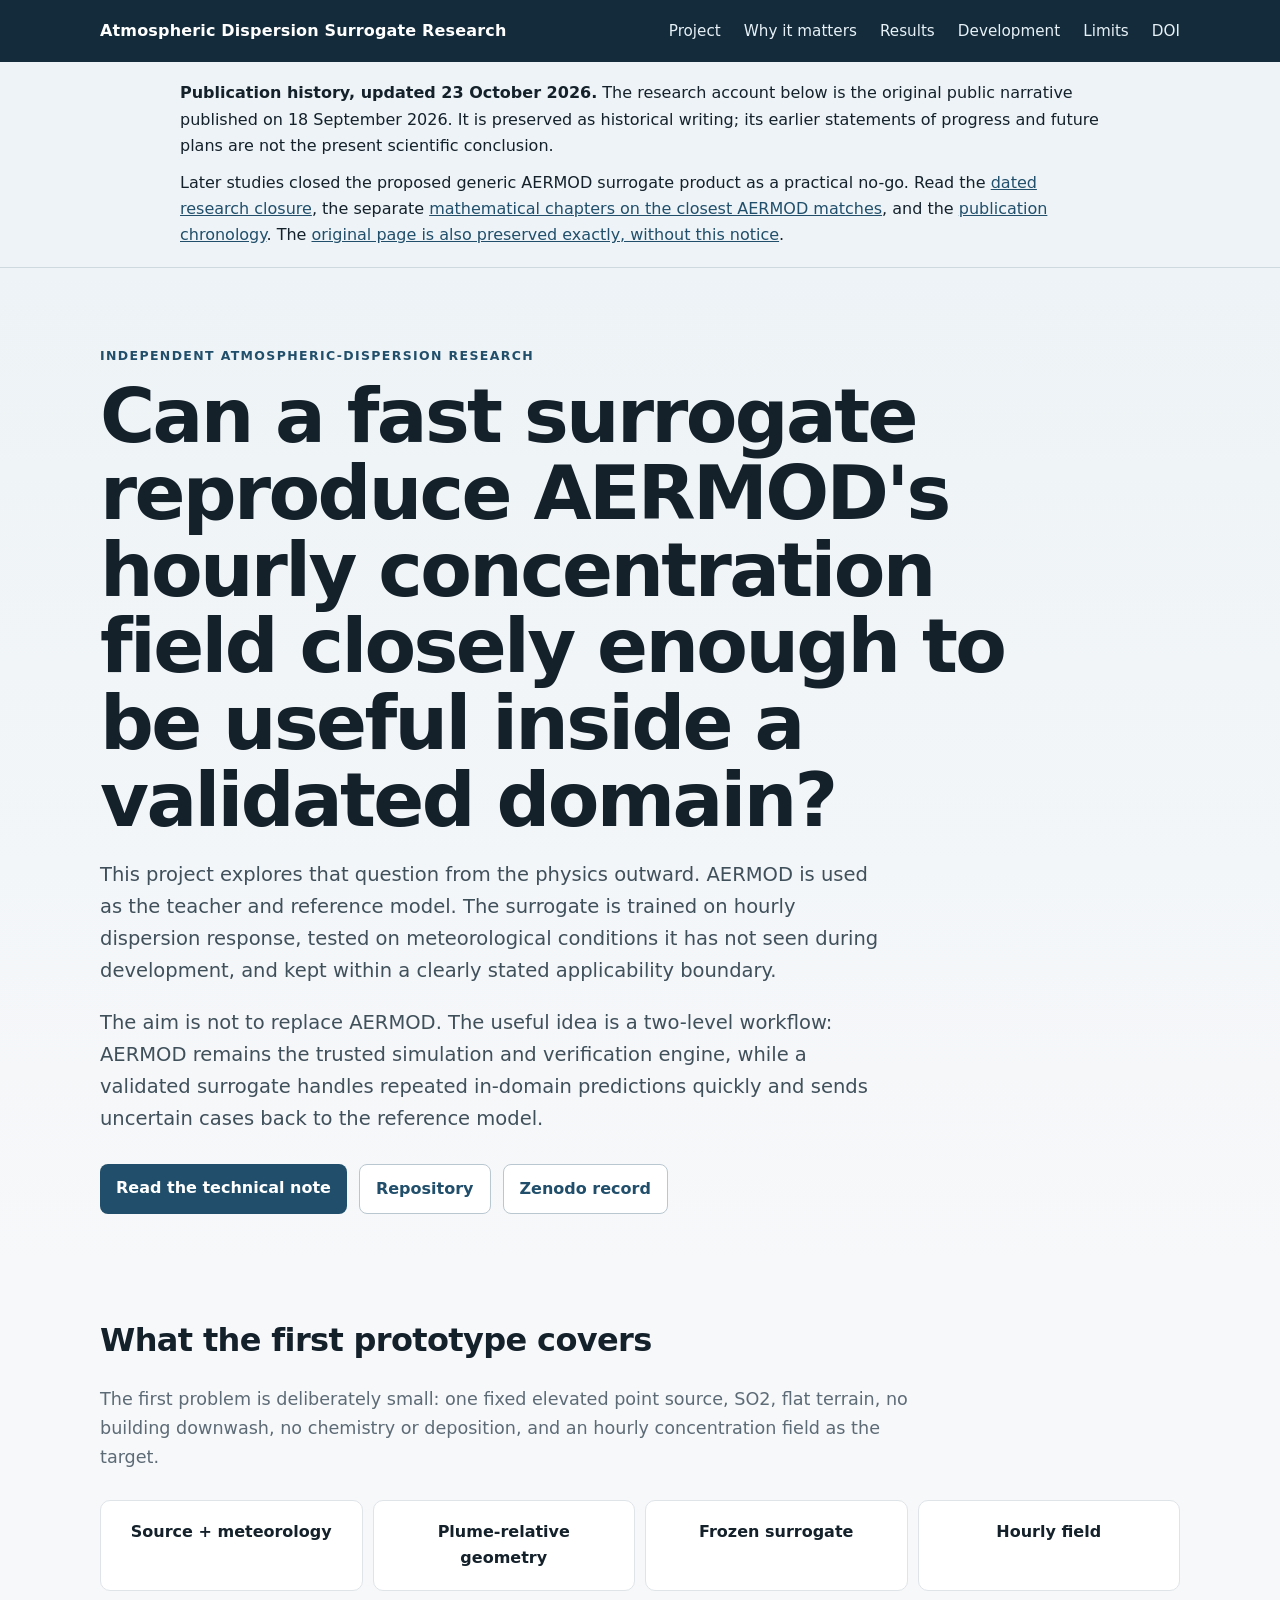
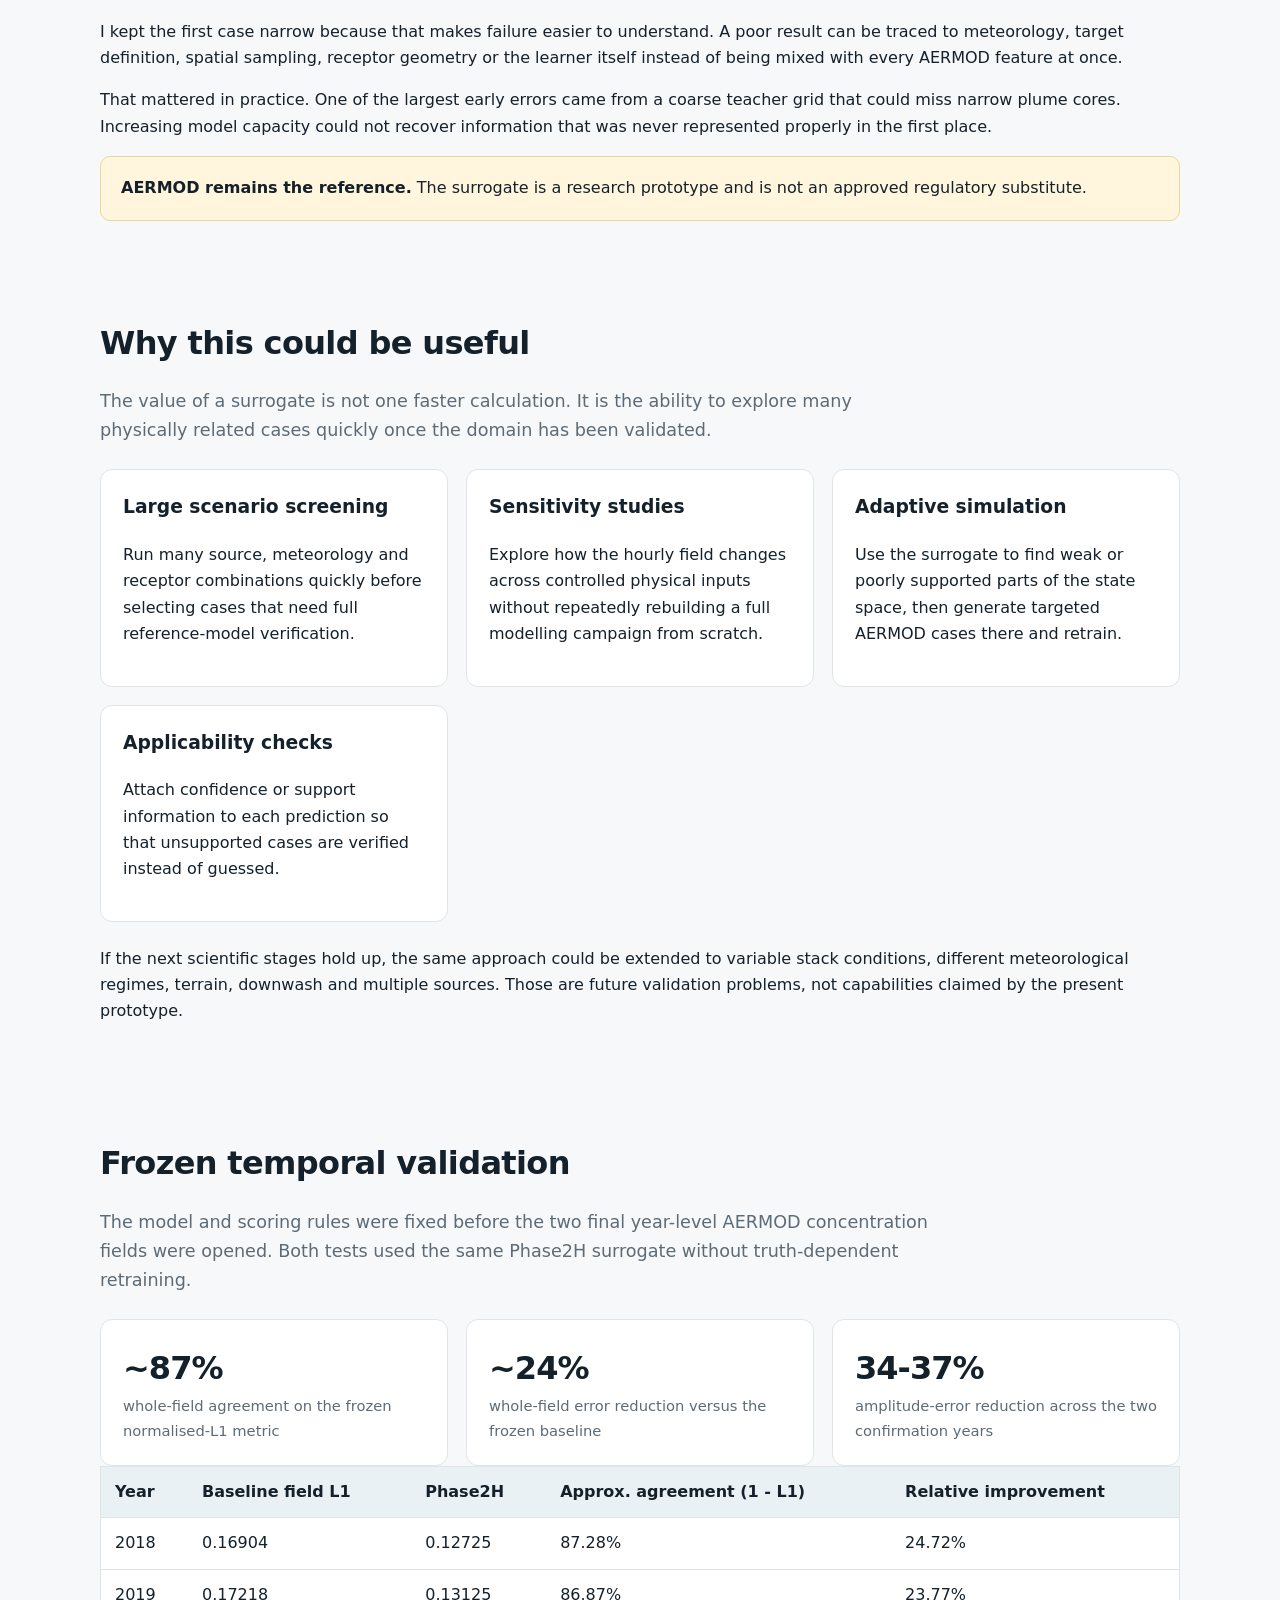
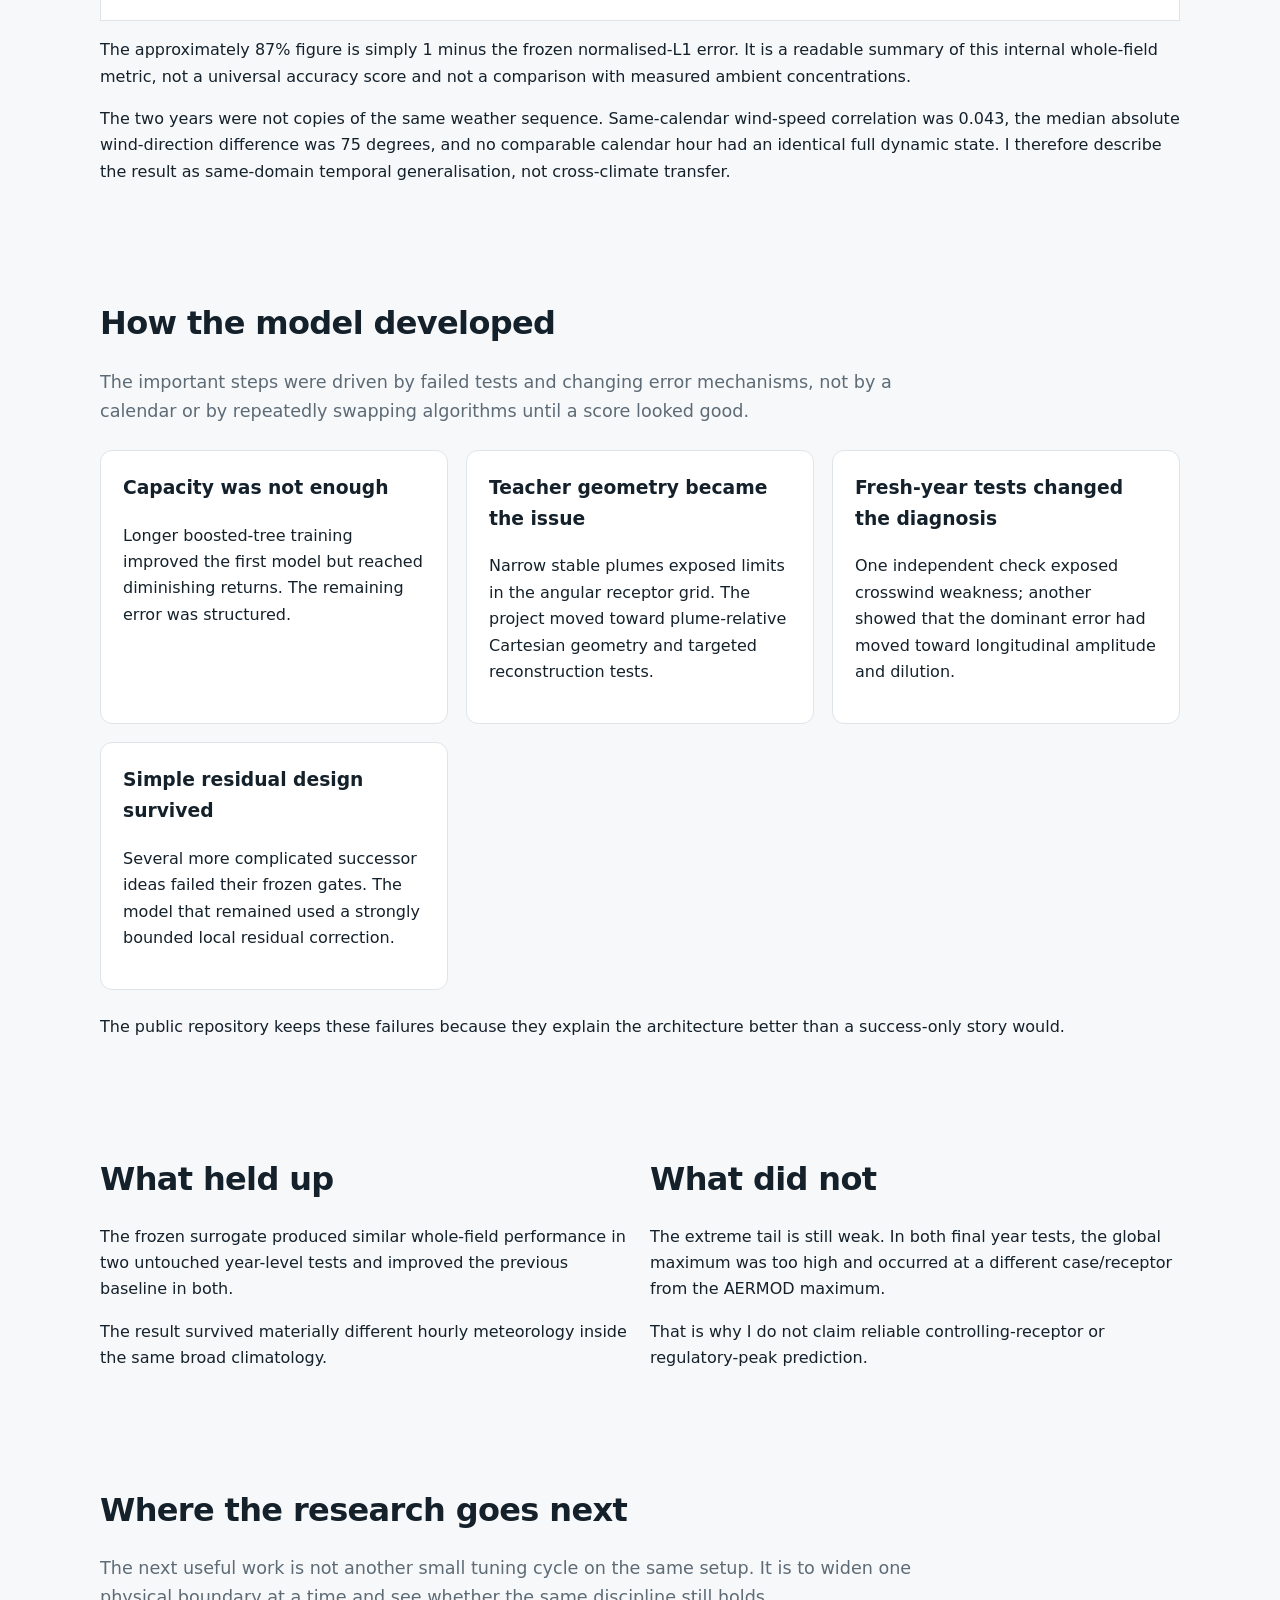
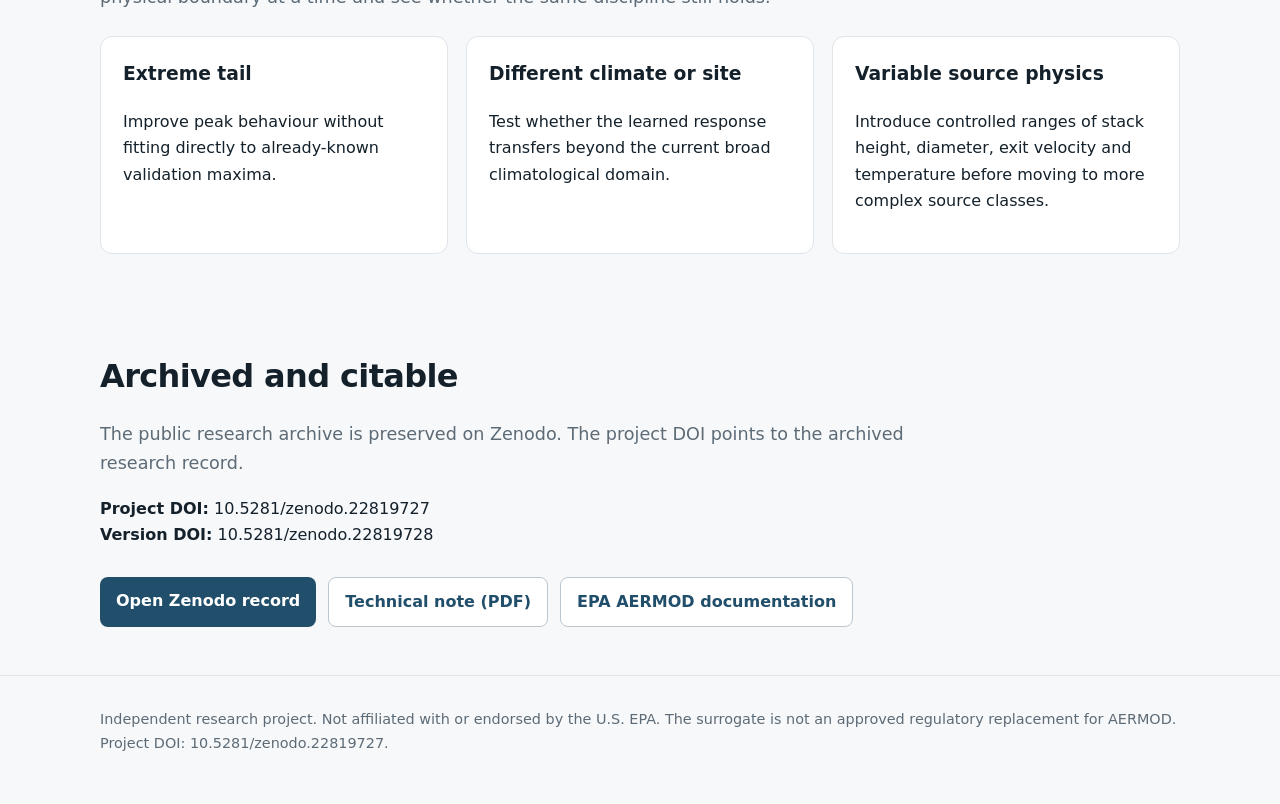
<file: docs/index.html>
<!doctype html>
<html lang="en">
<head>
  <meta charset="utf-8">
  <meta name="viewport" content="width=device-width, initial-scale=1">
  <meta name="description" content="Independent research on a fast AERMOD-type atmospheric-dispersion surrogate, including frozen validation results, development lessons and known limits.">
  <title>Atmospheric Dispersion Surrogate Research</title>
  <link rel="stylesheet" href="styles.css">
</head>
<body>
<header>
  <div class="wrap row">
    <div class="brand">Atmospheric Dispersion Surrogate Research</div>
    <nav>
      <a href="#project">Project</a>
      <a href="#use">Why it matters</a>
      <a href="#results">Results</a>
      <a href="#history">Development</a>
      <a href="#limits">Limits</a>
      <a href="https://doi.org/10.5281/zenodo.22819727">DOI</a>
    </nav>
  </div>
</header>

<section aria-label="Later research updates" style="padding:18px 0;background:#edf3f6;border-bottom:1px solid #cdd9df">
  <div class="wrap" style="max-width:920px">
    <p style="margin:0 0 10px"><strong>Publication history, updated 23 October 2026.</strong> The research account below is the original public narrative published on 18 September 2026. It is preserved as historical writing; its earlier statements of progress and future plans are not the present scientific conclusion.</p>
    <p style="margin:0">Later studies closed the proposed generic AERMOD surrogate product as a practical no-go. Read the <a href="no-go-2026-10-23.html">dated research closure</a>, the separate <a href="closest-matches.html">mathematical chapters on the closest AERMOD matches</a>, and the <a href="https://github.com/ahmadhuseynli/aermod-surrogate-research/blob/main/PUBLICATION_HISTORY.md">publication chronology</a>. The <a href="original-publication-2026-09-18.html">original page is also preserved exactly, without this notice</a>.</p>
  </div>
</section>

<main>
<section class="hero">
  <div class="wrap">
    <div class="eyebrow">Independent atmospheric-dispersion research</div>
    <h1>Can a fast surrogate reproduce AERMOD's hourly concentration field closely enough to be useful inside a validated domain?</h1>
    <p>This project explores that question from the physics outward. AERMOD is used as the teacher and reference model. The surrogate is trained on hourly dispersion response, tested on meteorological conditions it has not seen during development, and kept within a clearly stated applicability boundary.</p>
    <p>The aim is not to replace AERMOD. The useful idea is a two-level workflow: AERMOD remains the trusted simulation and verification engine, while a validated surrogate handles repeated in-domain predictions quickly and sends uncertain cases back to the reference model.</p>
    <div class="buttons">
      <a class="button" href="assets/AERMOD_SURROGATE_TECHNICAL_NOTE_v0.1.pdf">Read the technical note</a>
      <a class="button secondary" href="https://github.com/ahmadhuseynli/aermod-surrogate-research">Repository</a>
      <a class="button secondary" href="https://doi.org/10.5281/zenodo.22819727">Zenodo record</a>
    </div>
  </div>
</section>

<section id="project">
  <div class="wrap">
    <h2>What the first prototype covers</h2>
    <p class="lead">The first problem is deliberately small: one fixed elevated point source, SO2, flat terrain, no building downwash, no chemistry or deposition, and an hourly concentration field as the target.</p>
    <div class="flow">
      <div>Source + meteorology</div>
      <div>Plume-relative geometry</div>
      <div>Frozen surrogate</div>
      <div>Hourly field</div>
    </div>
    <p>I kept the first case narrow because that makes failure easier to understand. A poor result can be traced to meteorology, target definition, spatial sampling, receptor geometry or the learner itself instead of being mixed with every AERMOD feature at once.</p>
    <p>That mattered in practice. One of the largest early errors came from a coarse teacher grid that could miss narrow plume cores. Increasing model capacity could not recover information that was never represented properly in the first place.</p>
    <div class="note"><strong>AERMOD remains the reference.</strong> The surrogate is a research prototype and is not an approved regulatory substitute.</div>
  </div>
</section>

<section id="use">
  <div class="wrap">
    <h2>Why this could be useful</h2>
    <p class="lead">The value of a surrogate is not one faster calculation. It is the ability to explore many physically related cases quickly once the domain has been validated.</p>
    <div class="grid">
      <div class="card"><h3>Large scenario screening</h3><p>Run many source, meteorology and receptor combinations quickly before selecting cases that need full reference-model verification.</p></div>
      <div class="card"><h3>Sensitivity studies</h3><p>Explore how the hourly field changes across controlled physical inputs without repeatedly rebuilding a full modelling campaign from scratch.</p></div>
      <div class="card"><h3>Adaptive simulation</h3><p>Use the surrogate to find weak or poorly supported parts of the state space, then generate targeted AERMOD cases there and retrain.</p></div>
      <div class="card"><h3>Applicability checks</h3><p>Attach confidence or support information to each prediction so that unsupported cases are verified instead of guessed.</p></div>
    </div>
    <p style="margin-top:24px">If the next scientific stages hold up, the same approach could be extended to variable stack conditions, different meteorological regimes, terrain, downwash and multiple sources. Those are future validation problems, not capabilities claimed by the present prototype.</p>
  </div>
</section>

<section id="results">
  <div class="wrap">
    <h2>Frozen temporal validation</h2>
    <p class="lead">The model and scoring rules were fixed before the two final year-level AERMOD concentration fields were opened. Both tests used the same Phase2H surrogate without truth-dependent retraining.</p>
    <div class="grid">
      <div class="card"><div class="metric">~87%</div><div class="label">whole-field agreement on the frozen normalised-L1 metric</div></div>
      <div class="card"><div class="metric">~24%</div><div class="label">whole-field error reduction versus the frozen baseline</div></div>
      <div class="card"><div class="metric">34-37%</div><div class="label">amplitude-error reduction across the two confirmation years</div></div>
    </div>
    <table>
      <thead><tr><th>Year</th><th>Baseline field L1</th><th>Phase2H</th><th>Approx. agreement (1 - L1)</th><th>Relative improvement</th></tr></thead>
      <tbody>
        <tr><td>2018</td><td>0.16904</td><td>0.12725</td><td>87.28%</td><td>24.72%</td></tr>
        <tr><td>2019</td><td>0.17218</td><td>0.13125</td><td>86.87%</td><td>23.77%</td></tr>
      </tbody>
    </table>
    <p>The approximately 87% figure is simply 1 minus the frozen normalised-L1 error. It is a readable summary of this internal whole-field metric, not a universal accuracy score and not a comparison with measured ambient concentrations.</p>
    <p>The two years were not copies of the same weather sequence. Same-calendar wind-speed correlation was 0.043, the median absolute wind-direction difference was 75 degrees, and no comparable calendar hour had an identical full dynamic state. I therefore describe the result as same-domain temporal generalisation, not cross-climate transfer.</p>
  </div>
</section>

<section id="history">
  <div class="wrap">
    <h2>How the model developed</h2>
    <p class="lead">The important steps were driven by failed tests and changing error mechanisms, not by a calendar or by repeatedly swapping algorithms until a score looked good.</p>
    <div class="grid">
      <div class="card"><h3>Capacity was not enough</h3><p>Longer boosted-tree training improved the first model but reached diminishing returns. The remaining error was structured.</p></div>
      <div class="card"><h3>Teacher geometry became the issue</h3><p>Narrow stable plumes exposed limits in the angular receptor grid. The project moved toward plume-relative Cartesian geometry and targeted reconstruction tests.</p></div>
      <div class="card"><h3>Fresh-year tests changed the diagnosis</h3><p>One independent check exposed crosswind weakness; another showed that the dominant error had moved toward longitudinal amplitude and dilution.</p></div>
      <div class="card"><h3>Simple residual design survived</h3><p>Several more complicated successor ideas failed their frozen gates. The model that remained used a strongly bounded local residual correction.</p></div>
    </div>
    <p style="margin-top:24px">The public repository keeps these failures because they explain the architecture better than a success-only story would.</p>
  </div>
</section>

<section id="limits">
  <div class="wrap two">
    <div>
      <h2>What held up</h2>
      <p>The frozen surrogate produced similar whole-field performance in two untouched year-level tests and improved the previous baseline in both.</p>
      <p>The result survived materially different hourly meteorology inside the same broad climatology.</p>
    </div>
    <div>
      <h2>What did not</h2>
      <p>The extreme tail is still weak. In both final year tests, the global maximum was too high and occurred at a different case/receptor from the AERMOD maximum.</p>
      <p>That is why I do not claim reliable controlling-receptor or regulatory-peak prediction.</p>
    </div>
  </div>
</section>

<section>
  <div class="wrap">
    <h2>Where the research goes next</h2>
    <p class="lead">The next useful work is not another small tuning cycle on the same setup. It is to widen one physical boundary at a time and see whether the same discipline still holds.</p>
    <div class="grid">
      <div class="card"><h3>Extreme tail</h3><p>Improve peak behaviour without fitting directly to already-known validation maxima.</p></div>
      <div class="card"><h3>Different climate or site</h3><p>Test whether the learned response transfers beyond the current broad climatological domain.</p></div>
      <div class="card"><h3>Variable source physics</h3><p>Introduce controlled ranges of stack height, diameter, exit velocity and temperature before moving to more complex source classes.</p></div>
    </div>
  </div>
</section>

<section>
  <div class="wrap">
    <h2>Archived and citable</h2>
    <p class="lead">The public research archive is preserved on Zenodo. The project DOI points to the archived research record.</p>
    <p><strong>Project DOI:</strong> 10.5281/zenodo.22819727<br><strong>Version DOI:</strong> 10.5281/zenodo.22819728</p>
    <div class="buttons">
      <a class="button" href="https://doi.org/10.5281/zenodo.22819727">Open Zenodo record</a>
      <a class="button secondary" href="assets/AERMOD_SURROGATE_TECHNICAL_NOTE_v0.1.pdf">Technical note (PDF)</a>
      <a class="button secondary" href="https://www.epa.gov/scram/air-quality-dispersion-modeling-preferred-and-recommended-models">EPA AERMOD documentation</a>
    </div>
  </div>
</section>
</main>

<footer>
  <div class="wrap">Independent research project. Not affiliated with or endorsed by the U.S. EPA. The surrogate is not an approved regulatory replacement for AERMOD. Project DOI: 10.5281/zenodo.22819727.</div>
</footer>
</body>
</html>
</file>
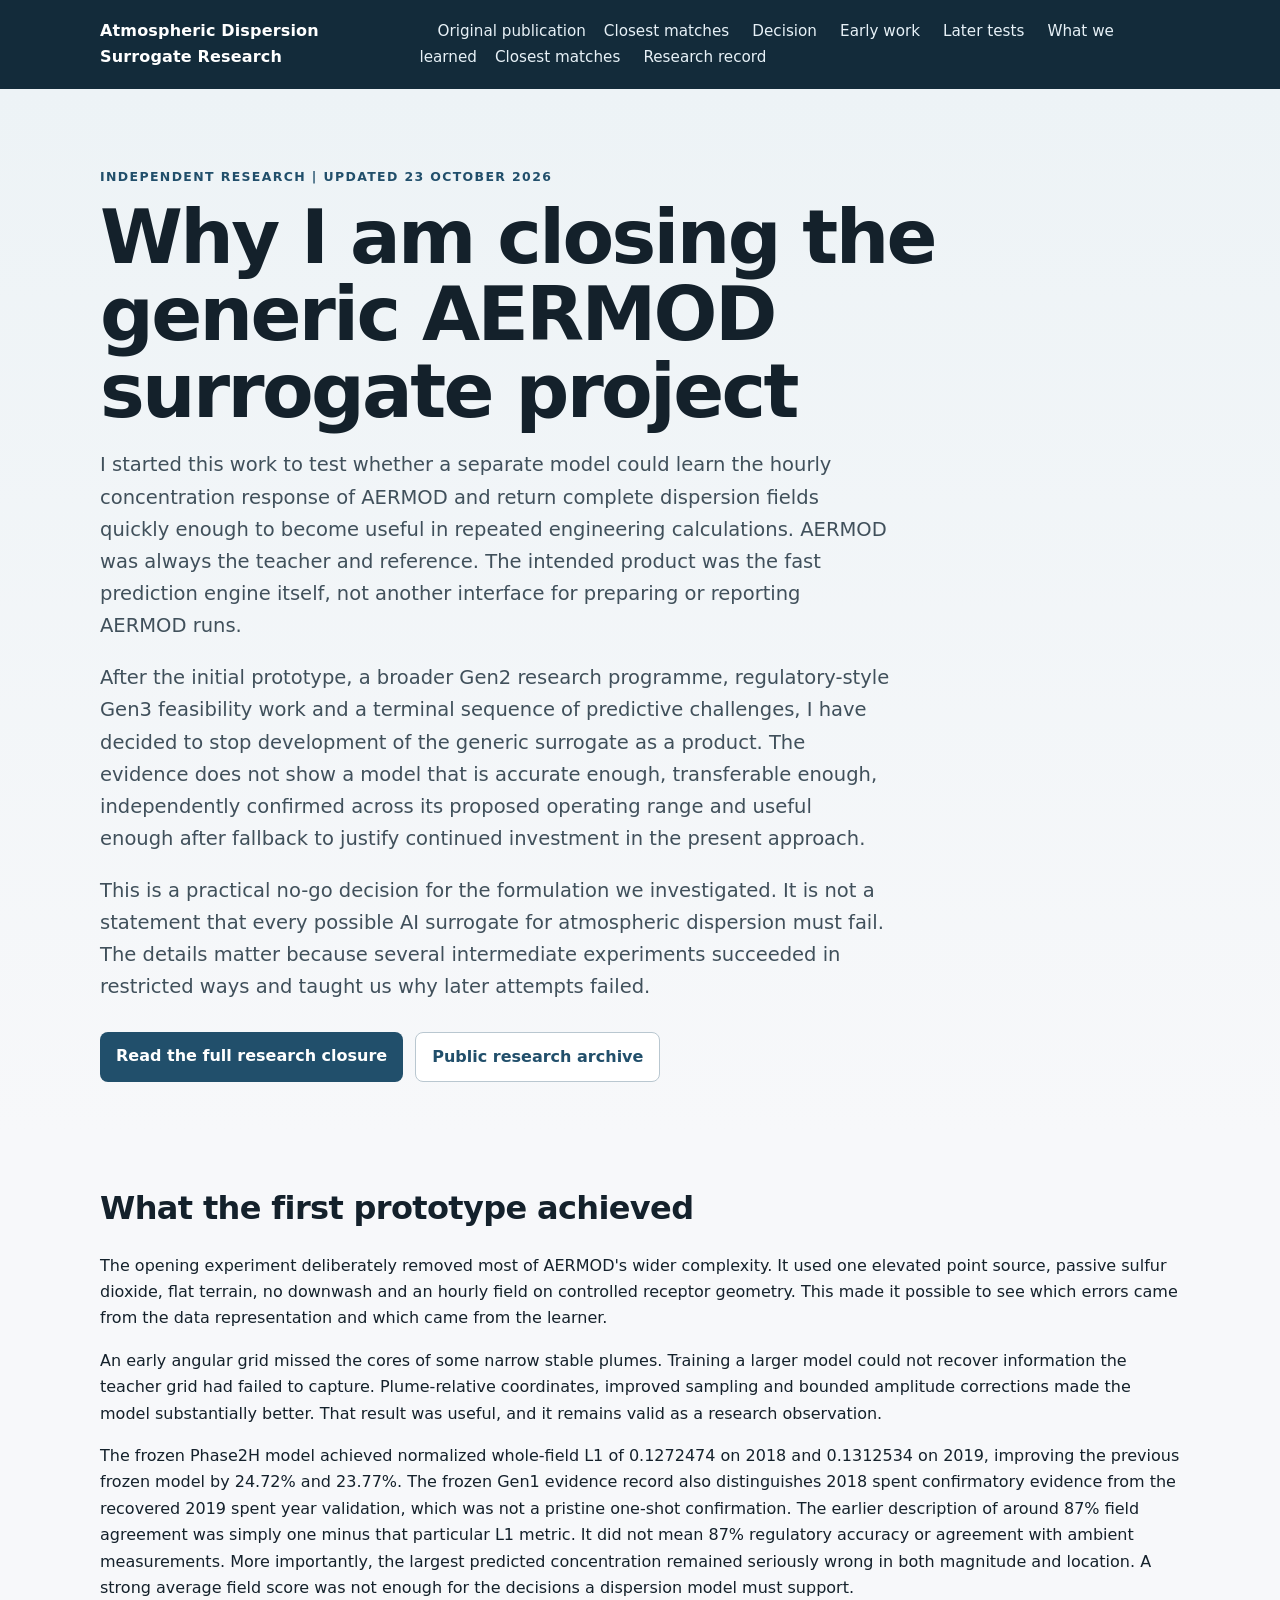
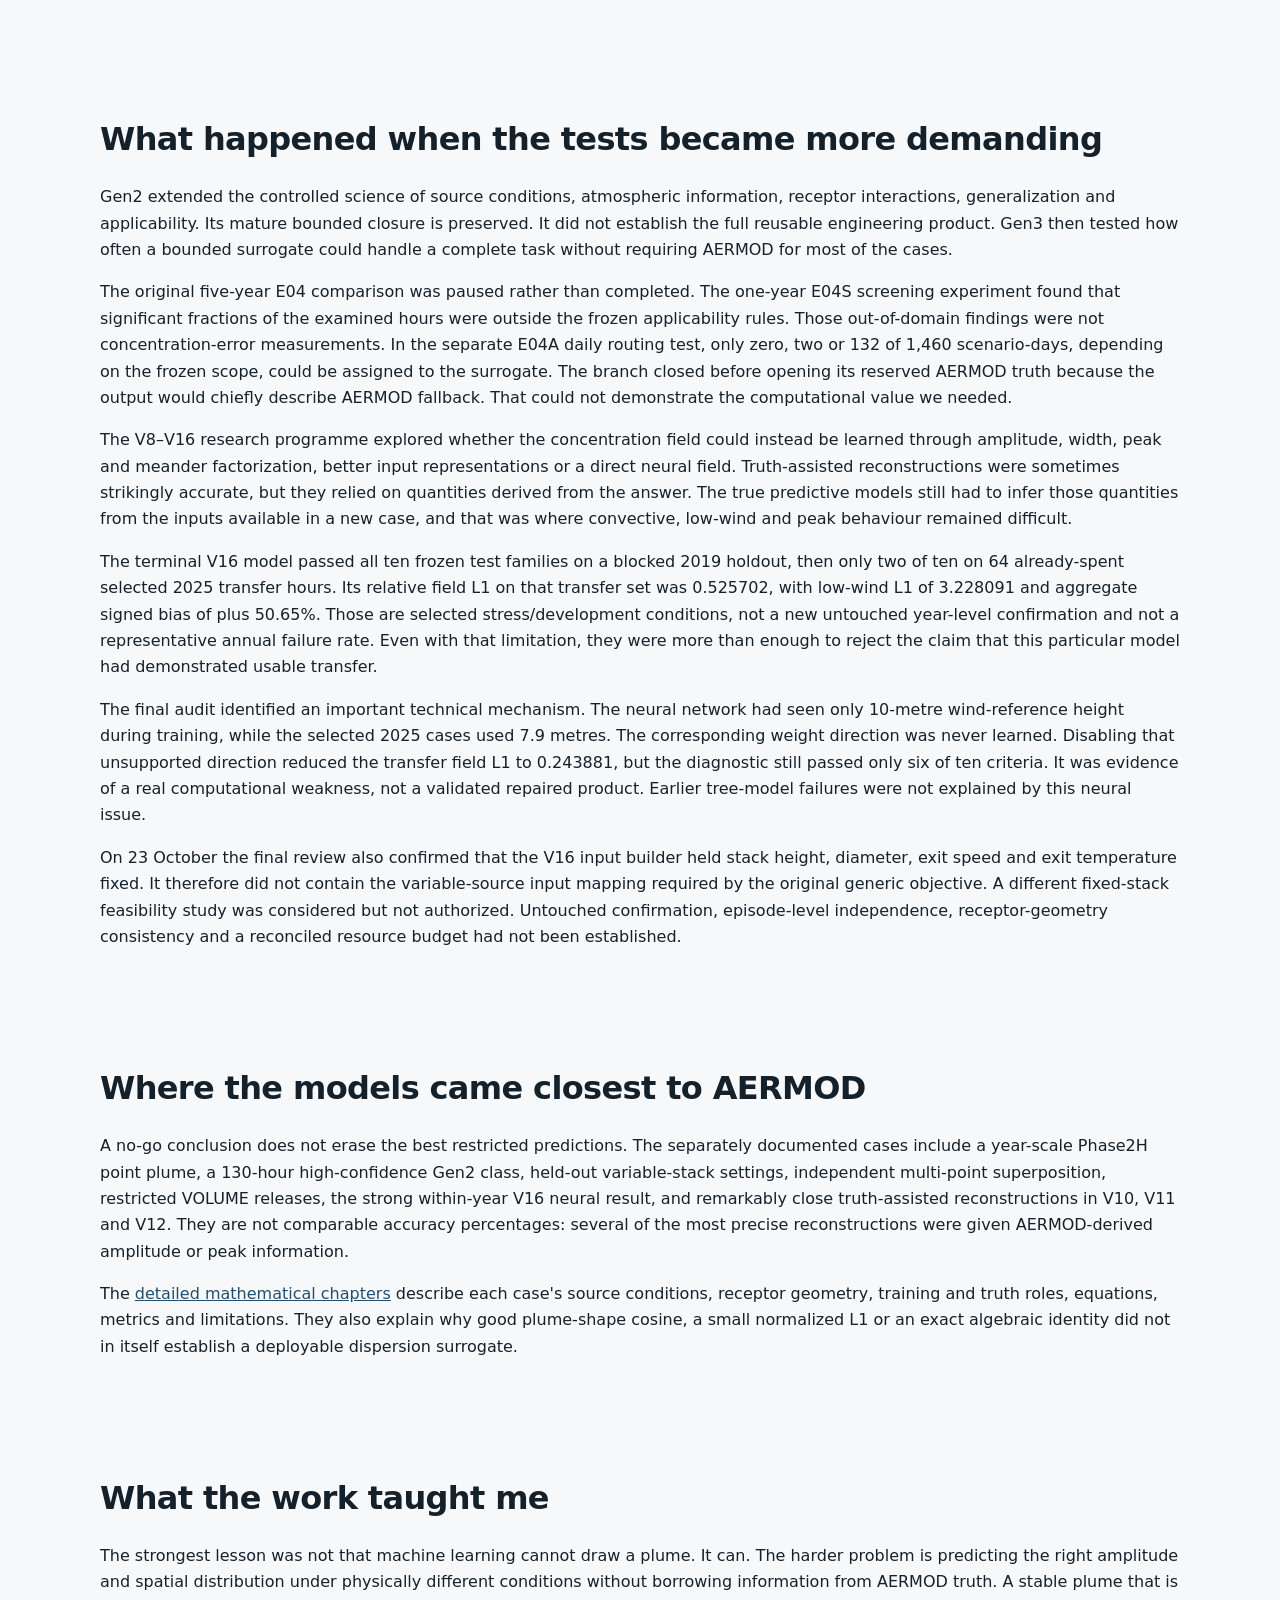
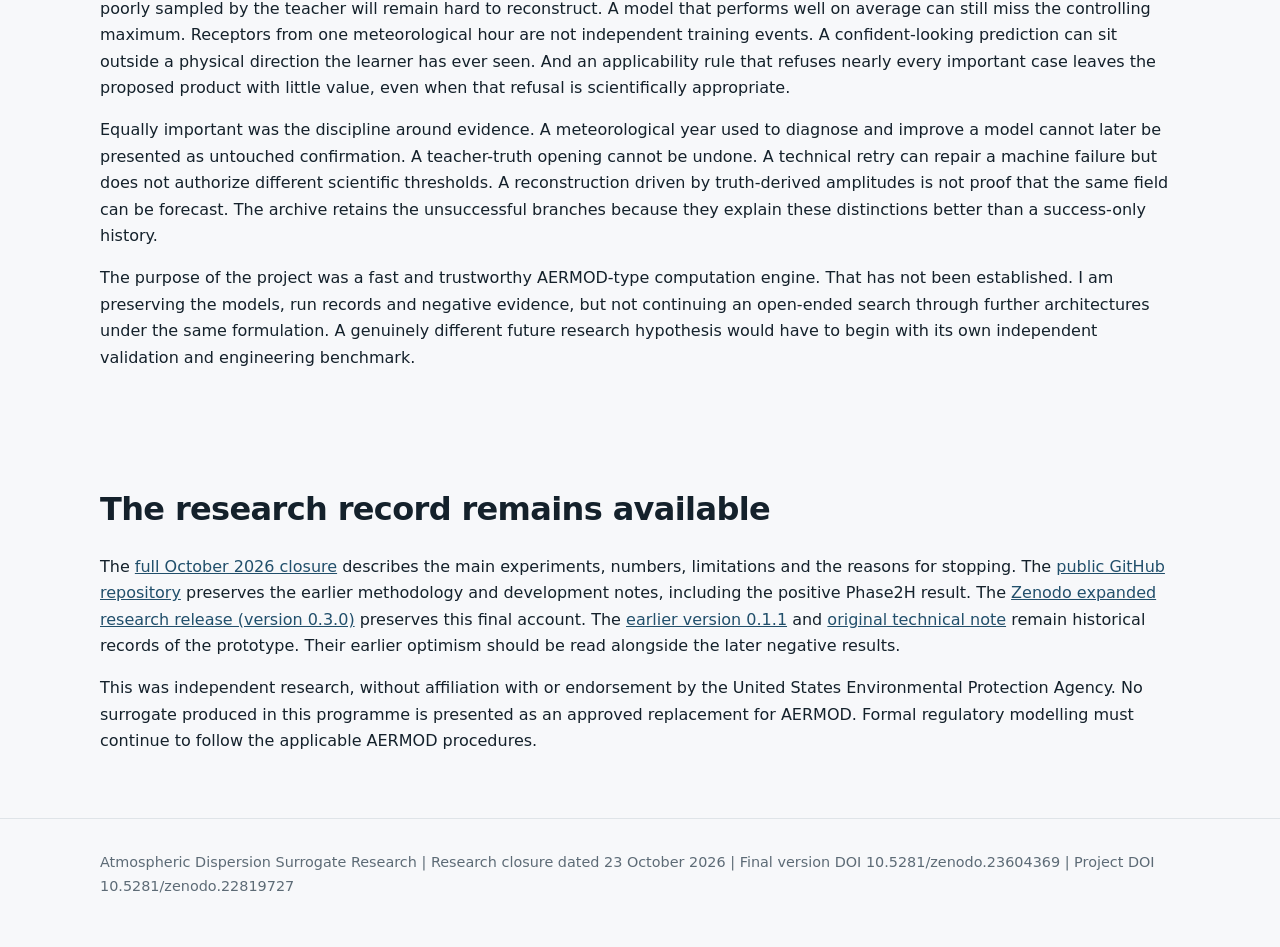
<file: docs/no-go-2026-10-23.html>
<!doctype html>
<html lang="en">
<head>
  <meta charset="utf-8">
  <meta name="viewport" content="width=device-width, initial-scale=1">
  <meta name="description" content="Final account of the atmospheric dispersion surrogate research programme, closed as a practical no-go for a generic AERMOD surrogate product in October 2026.">
  <title>Atmospheric Dispersion Surrogate Research — Final Research Account</title>
  <link rel="stylesheet" href="styles.css">
</head>
<body>
<header>
  <div class="wrap row">
    <div class="brand">Atmospheric Dispersion Surrogate Research</div>
    <nav><a href="index.html">Original publication</a><a href="closest-matches.html">Closest matches</a>
      <a href="#decision">Decision</a>
      <a href="#early">Early work</a>
      <a href="#later">Later tests</a>
      <a href="#lessons">What we learned</a><a href="closest-matches.html">Closest matches</a>
      <a href="#record">Research record</a>
    </nav>
  </div>
</header>
<main>
<section class="hero" id="decision">
  <div class="wrap">
    <div class="eyebrow">Independent research | Updated 23 October 2026</div>
    <h1>Why I am closing the generic AERMOD surrogate project</h1>
    <p>I started this work to test whether a separate model could learn the hourly concentration response of AERMOD and return complete dispersion fields quickly enough to become useful in repeated engineering calculations. AERMOD was always the teacher and reference. The intended product was the fast prediction engine itself, not another interface for preparing or reporting AERMOD runs.</p>
    <p>After the initial prototype, a broader Gen2 research programme, regulatory-style Gen3 feasibility work and a terminal sequence of predictive challenges, I have decided to stop development of the generic surrogate as a product. The evidence does not show a model that is accurate enough, transferable enough, independently confirmed across its proposed operating range and useful enough after fallback to justify continued investment in the present approach.</p>
    <p>This is a practical no-go decision for the formulation we investigated. It is not a statement that every possible AI surrogate for atmospheric dispersion must fail. The details matter because several intermediate experiments succeeded in restricted ways and taught us why later attempts failed.</p>
    <div class="buttons">
      <a class="button" href="https://github.com/ahmadhuseynli/aermod-surrogate-research/blob/main/RESEARCH_CLOSURE_2026-10-23.md">Read the full research closure</a>
      <a class="button secondary" href="https://github.com/ahmadhuseynli/aermod-surrogate-research">Public research archive</a>
    </div>
  </div>
</section>
<section id="early">
  <div class="wrap">
    <h2>What the first prototype achieved</h2>
    <p>The opening experiment deliberately removed most of AERMOD's wider complexity. It used one elevated point source, passive sulfur dioxide, flat terrain, no downwash and an hourly field on controlled receptor geometry. This made it possible to see which errors came from the data representation and which came from the learner.</p>
    <p>An early angular grid missed the cores of some narrow stable plumes. Training a larger model could not recover information the teacher grid had failed to capture. Plume-relative coordinates, improved sampling and bounded amplitude corrections made the model substantially better. That result was useful, and it remains valid as a research observation.</p>
    <p>The frozen Phase2H model achieved normalized whole-field L1 of 0.1272474 on 2018 and 0.1312534 on 2019, improving the previous frozen model by 24.72% and 23.77%. The frozen Gen1 evidence record also distinguishes 2018 spent confirmatory evidence from the recovered 2019 spent year validation, which was not a pristine one-shot confirmation. The earlier description of around 87% field agreement was simply one minus that particular L1 metric. It did not mean 87% regulatory accuracy or agreement with ambient measurements. More importantly, the largest predicted concentration remained seriously wrong in both magnitude and location. A strong average field score was not enough for the decisions a dispersion model must support.</p>
  </div>
</section>
<section id="later">
  <div class="wrap">
    <h2>What happened when the tests became more demanding</h2>
    <p>Gen2 extended the controlled science of source conditions, atmospheric information, receptor interactions, generalization and applicability. Its mature bounded closure is preserved. It did not establish the full reusable engineering product. Gen3 then tested how often a bounded surrogate could handle a complete task without requiring AERMOD for most of the cases.</p>
    <p>The original five-year E04 comparison was paused rather than completed. The one-year E04S screening experiment found that significant fractions of the examined hours were outside the frozen applicability rules. Those out-of-domain findings were not concentration-error measurements. In the separate E04A daily routing test, only zero, two or 132 of 1,460 scenario-days, depending on the frozen scope, could be assigned to the surrogate. The branch closed before opening its reserved AERMOD truth because the output would chiefly describe AERMOD fallback. That could not demonstrate the computational value we needed.</p>
    <p>The V8–V16 research programme explored whether the concentration field could instead be learned through amplitude, width, peak and meander factorization, better input representations or a direct neural field. Truth-assisted reconstructions were sometimes strikingly accurate, but they relied on quantities derived from the answer. The true predictive models still had to infer those quantities from the inputs available in a new case, and that was where convective, low-wind and peak behaviour remained difficult.</p>
    <p>The terminal V16 model passed all ten frozen test families on a blocked 2019 holdout, then only two of ten on 64 already-spent selected 2025 transfer hours. Its relative field L1 on that transfer set was 0.525702, with low-wind L1 of 3.228091 and aggregate signed bias of plus 50.65%. Those are selected stress/development conditions, not a new untouched year-level confirmation and not a representative annual failure rate. Even with that limitation, they were more than enough to reject the claim that this particular model had demonstrated usable transfer.</p>
    <p>The final audit identified an important technical mechanism. The neural network had seen only 10-metre wind-reference height during training, while the selected 2025 cases used 7.9 metres. The corresponding weight direction was never learned. Disabling that unsupported direction reduced the transfer field L1 to 0.243881, but the diagnostic still passed only six of ten criteria. It was evidence of a real computational weakness, not a validated repaired product. Earlier tree-model failures were not explained by this neural issue.</p>
    <p>On 23 October the final review also confirmed that the V16 input builder held stack height, diameter, exit speed and exit temperature fixed. It therefore did not contain the variable-source input mapping required by the original generic objective. A different fixed-stack feasibility study was considered but not authorized. Untouched confirmation, episode-level independence, receptor-geometry consistency and a reconciled resource budget had not been established.</p>
  </div>
</section>
<section id="closest"><div class="wrap">
<h2>Where the models came closest to AERMOD</h2>
<p>A no-go conclusion does not erase the best restricted predictions. The separately documented cases include a year-scale Phase2H point plume, a 130-hour high-confidence Gen2 class, held-out variable-stack settings, independent multi-point superposition, restricted VOLUME releases, the strong within-year V16 neural result, and remarkably close truth-assisted reconstructions in V10, V11 and V12. They are not comparable accuracy percentages: several of the most precise reconstructions were given AERMOD-derived amplitude or peak information.</p>
<p>The <a href="closest-matches.html">detailed mathematical chapters</a> describe each case's source conditions, receptor geometry, training and truth roles, equations, metrics and limitations. They also explain why good plume-shape cosine, a small normalized L1 or an exact algebraic identity did not in itself establish a deployable dispersion surrogate.</p>
</div></section>
<section id="lessons">
  <div class="wrap">
    <h2>What the work taught me</h2>
    <p>The strongest lesson was not that machine learning cannot draw a plume. It can. The harder problem is predicting the right amplitude and spatial distribution under physically different conditions without borrowing information from AERMOD truth. A stable plume that is poorly sampled by the teacher will remain hard to reconstruct. A model that performs well on average can still miss the controlling maximum. Receptors from one meteorological hour are not independent training events. A confident-looking prediction can sit outside a physical direction the learner has ever seen. And an applicability rule that refuses nearly every important case leaves the proposed product with little value, even when that refusal is scientifically appropriate.</p>
    <p>Equally important was the discipline around evidence. A meteorological year used to diagnose and improve a model cannot later be presented as untouched confirmation. A teacher-truth opening cannot be undone. A technical retry can repair a machine failure but does not authorize different scientific thresholds. A reconstruction driven by truth-derived amplitudes is not proof that the same field can be forecast. The archive retains the unsuccessful branches because they explain these distinctions better than a success-only history.</p>
    <p>The purpose of the project was a fast and trustworthy AERMOD-type computation engine. That has not been established. I am preserving the models, run records and negative evidence, but not continuing an open-ended search through further architectures under the same formulation. A genuinely different future research hypothesis would have to begin with its own independent validation and engineering benchmark.</p>
  </div>
</section>
<section id="record">
  <div class="wrap">
    <h2>The research record remains available</h2>
    <p>The <a href="https://github.com/ahmadhuseynli/aermod-surrogate-research/blob/main/RESEARCH_CLOSURE_2026-10-23.md">full October 2026 closure</a> describes the main experiments, numbers, limitations and the reasons for stopping. The <a href="https://github.com/ahmadhuseynli/aermod-surrogate-research">public GitHub repository</a> preserves the earlier methodology and development notes, including the positive Phase2H result. The <a href="https://doi.org/10.5281/zenodo.23604369">Zenodo expanded research release (version 0.3.0)</a> preserves this final account. The <a href="https://doi.org/10.5281/zenodo.22819728">earlier version 0.1.1</a> and <a href="assets/AERMOD_SURROGATE_TECHNICAL_NOTE_v0.1.pdf">original technical note</a> remain historical records of the prototype. Their earlier optimism should be read alongside the later negative results.</p>
    <p>This was independent research, without affiliation with or endorsement by the United States Environmental Protection Agency. No surrogate produced in this programme is presented as an approved replacement for AERMOD. Formal regulatory modelling must continue to follow the applicable AERMOD procedures.</p>
  </div>
</section>
</main>
<footer>
  <div class="wrap">Atmospheric Dispersion Surrogate Research | Research closure dated 23 October 2026 | Final version DOI 10.5281/zenodo.23604369 | Project DOI 10.5281/zenodo.22819727</div>
</footer>
</body>
</html>
</file>
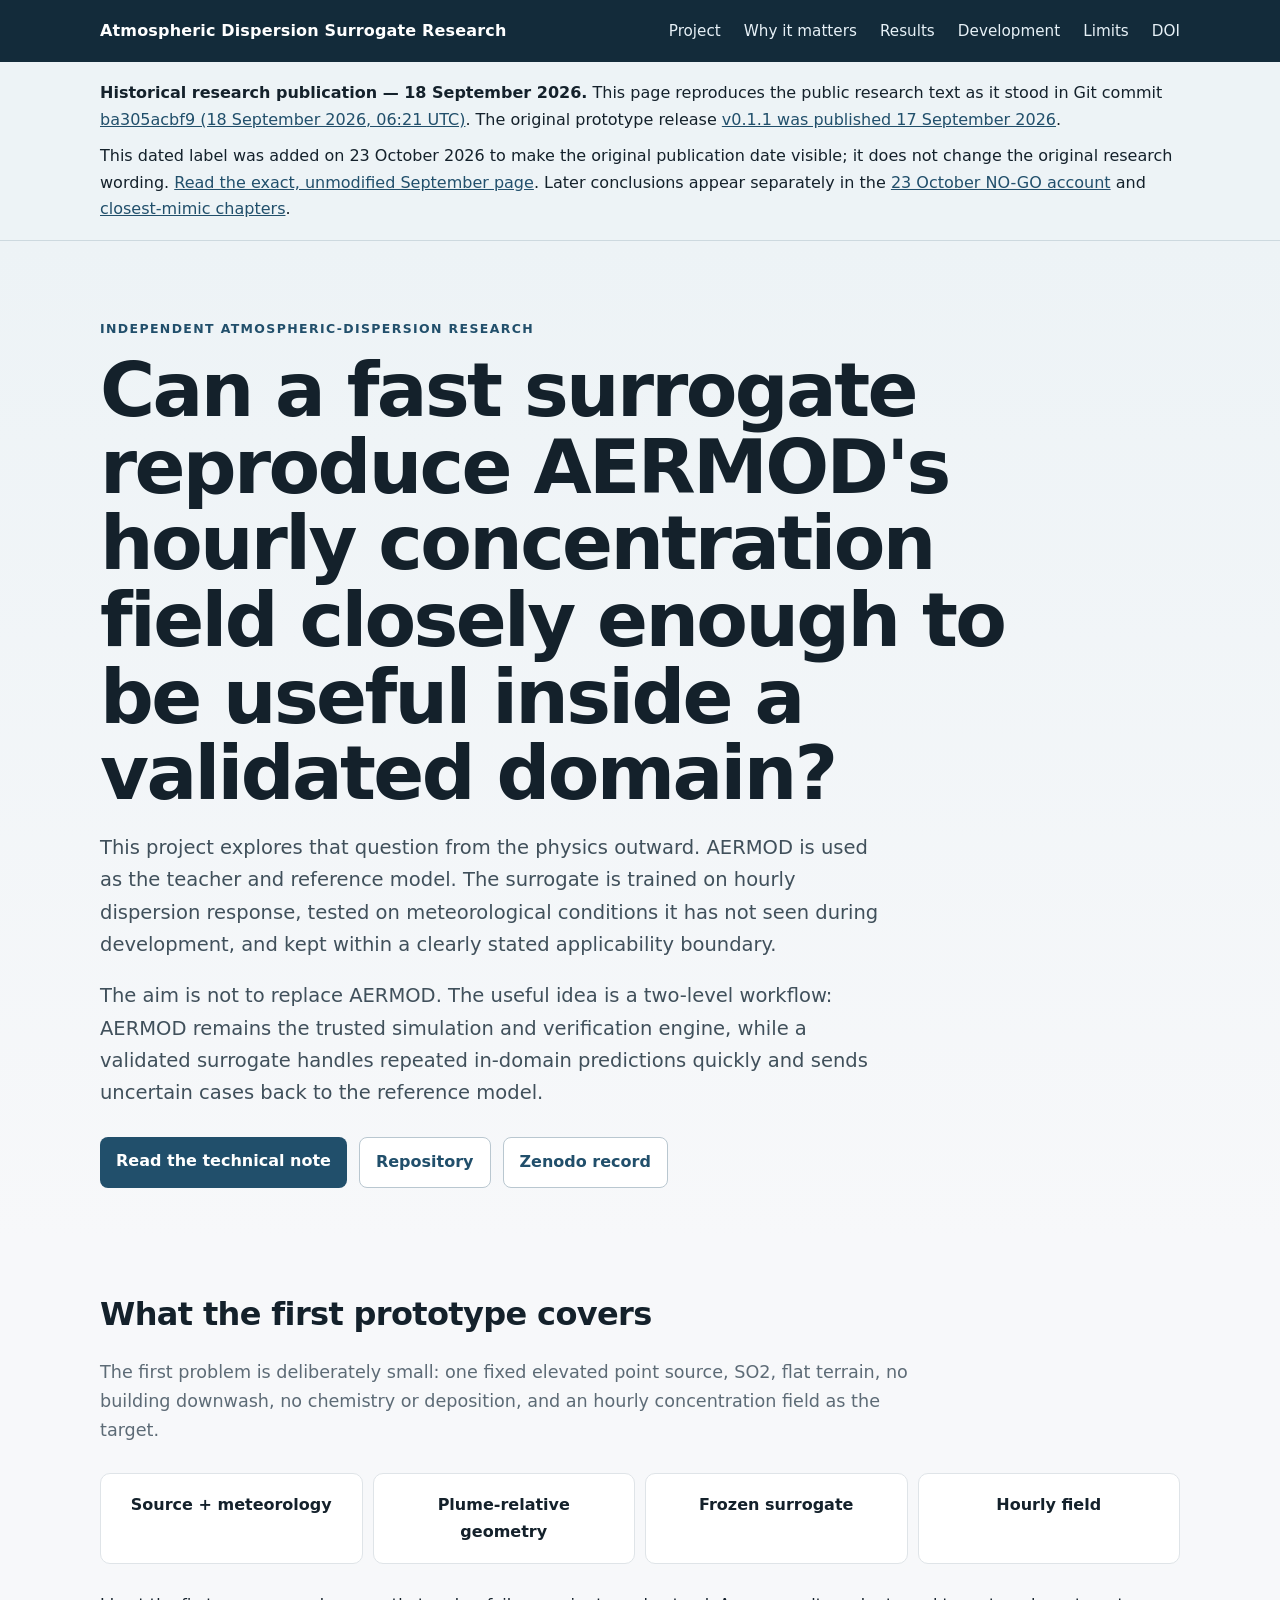
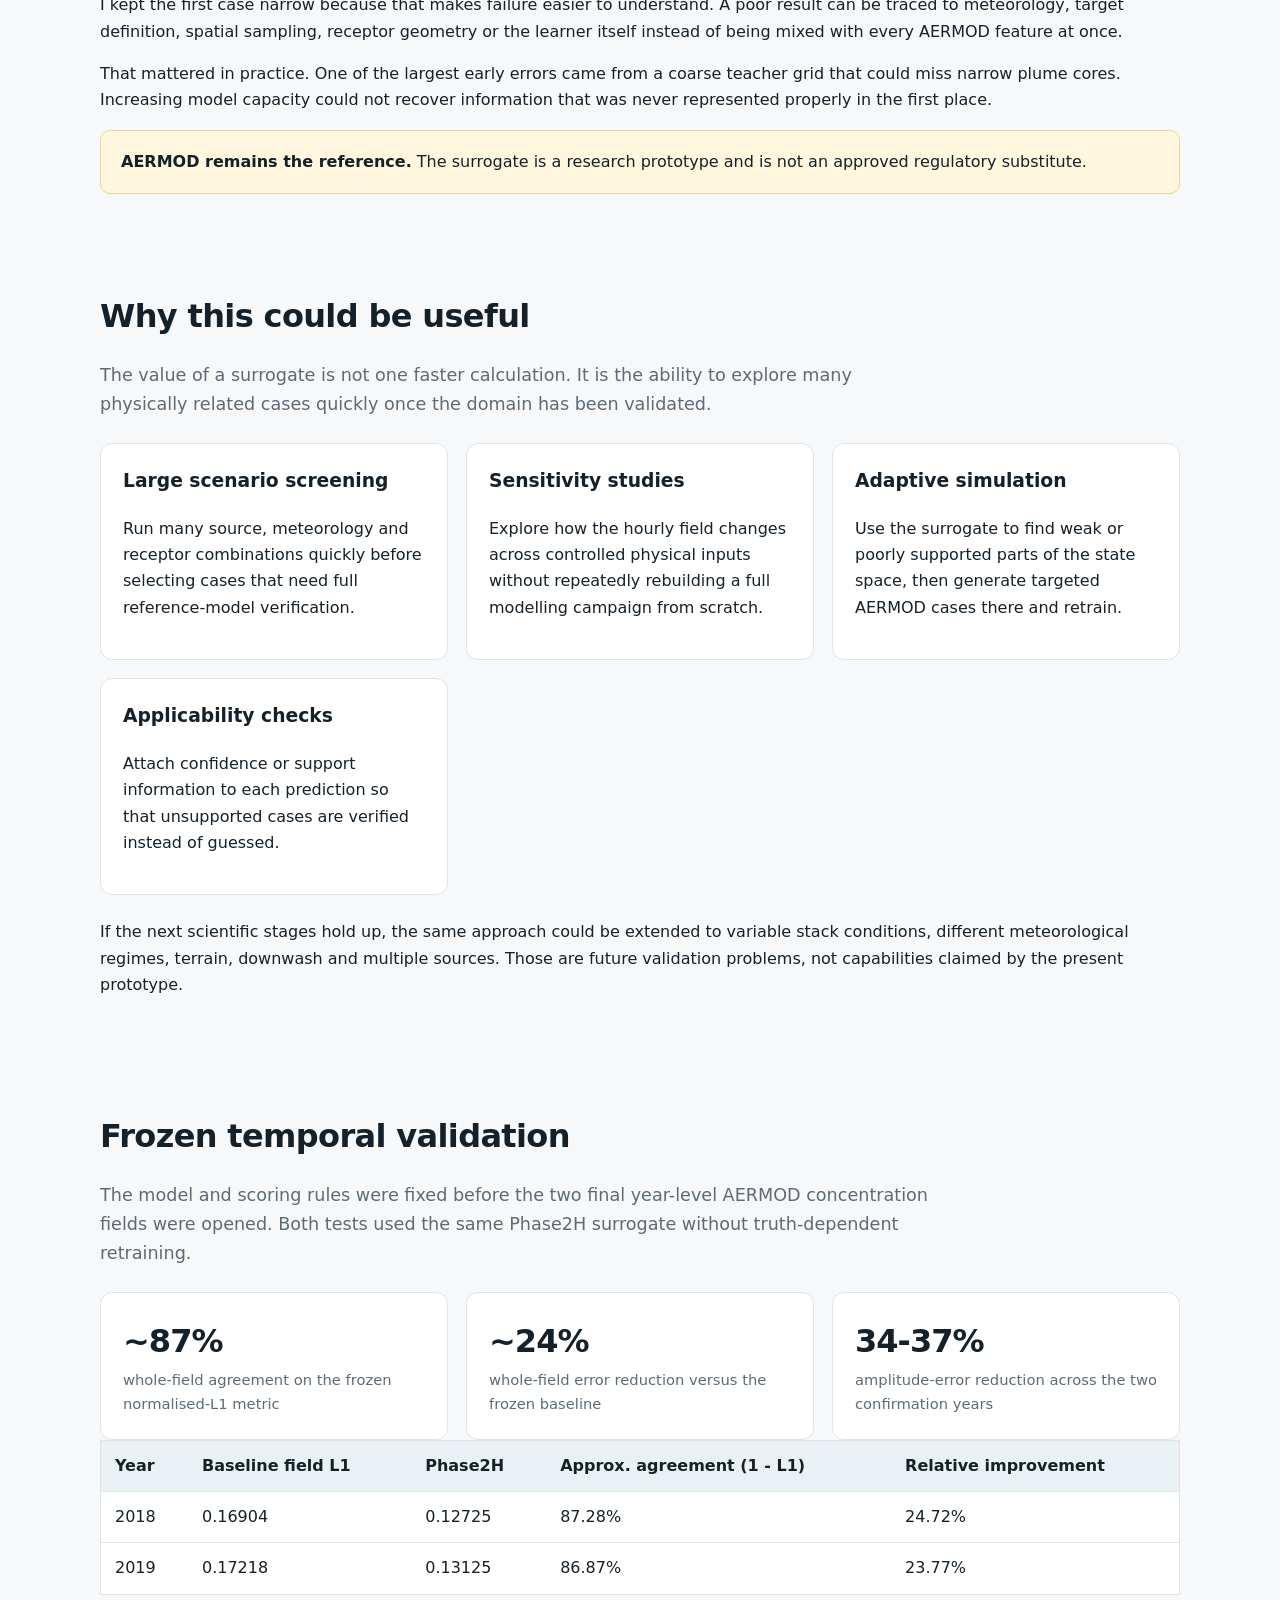
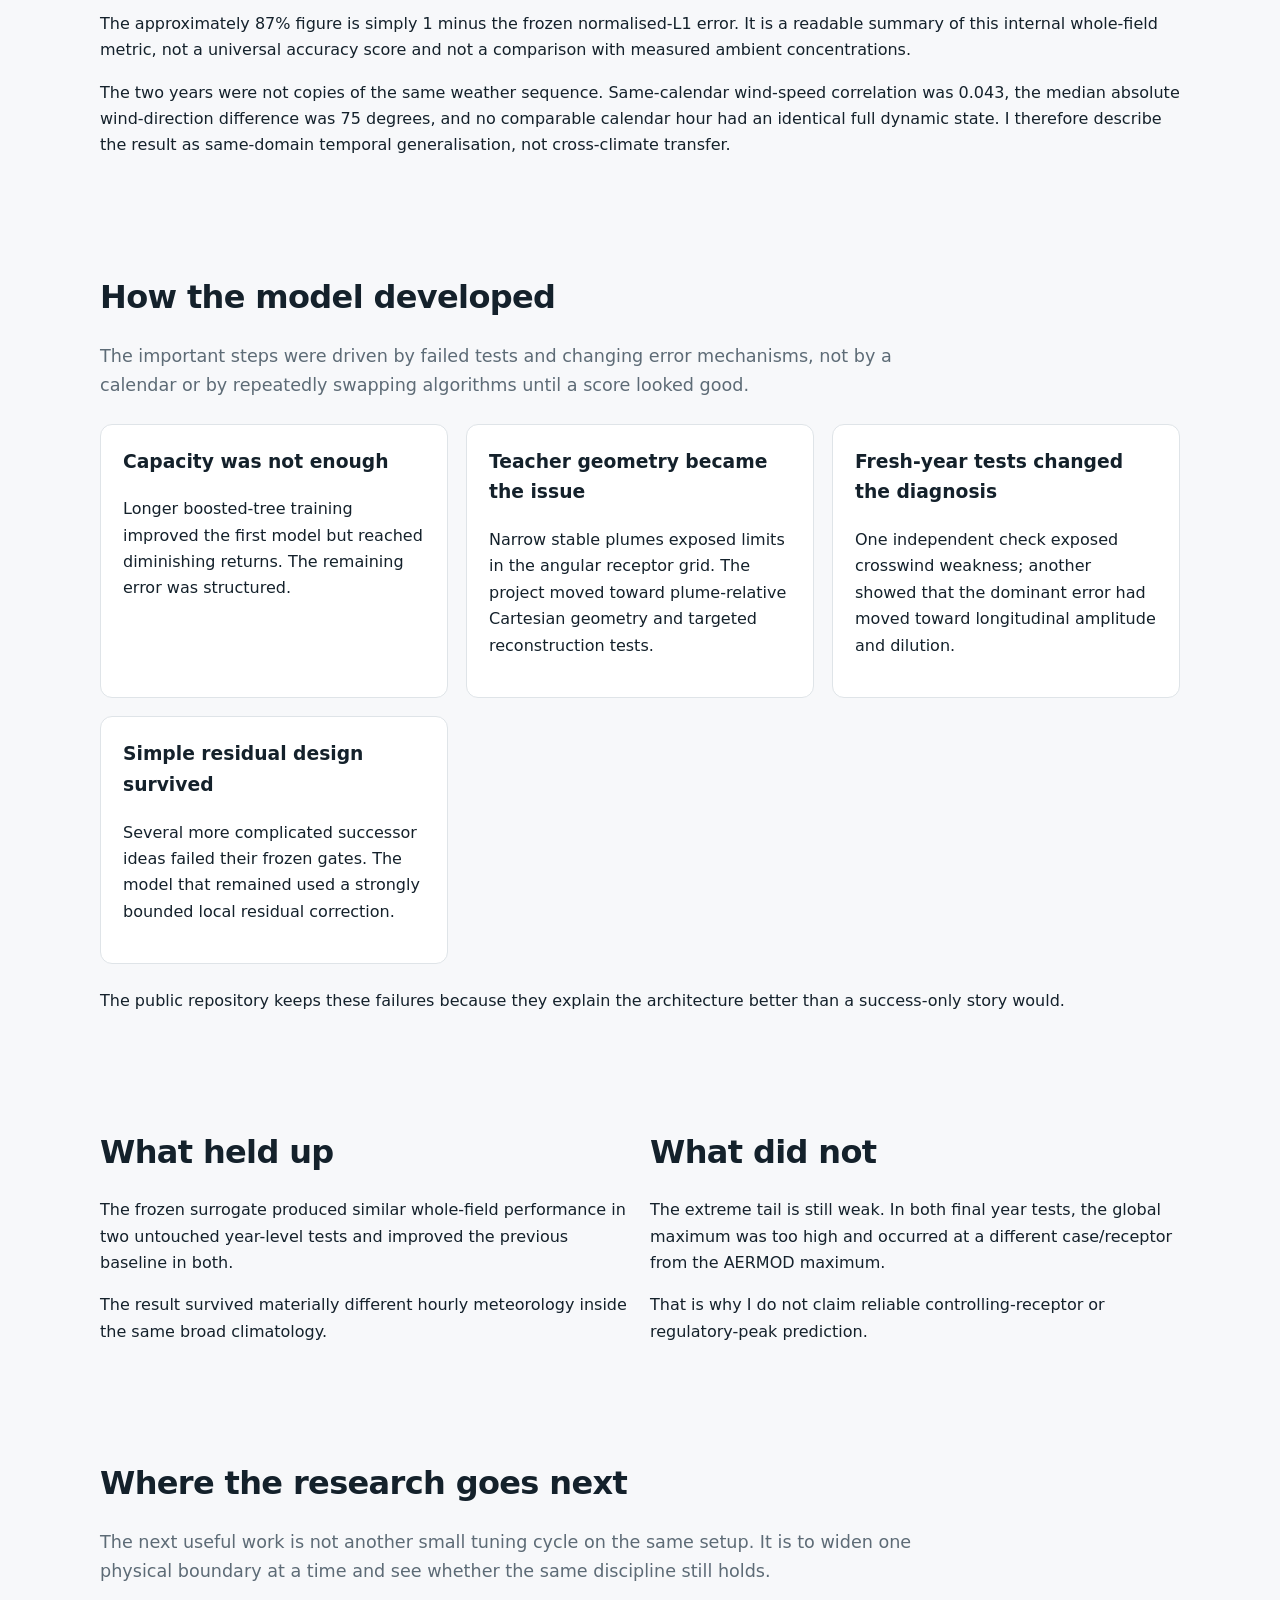
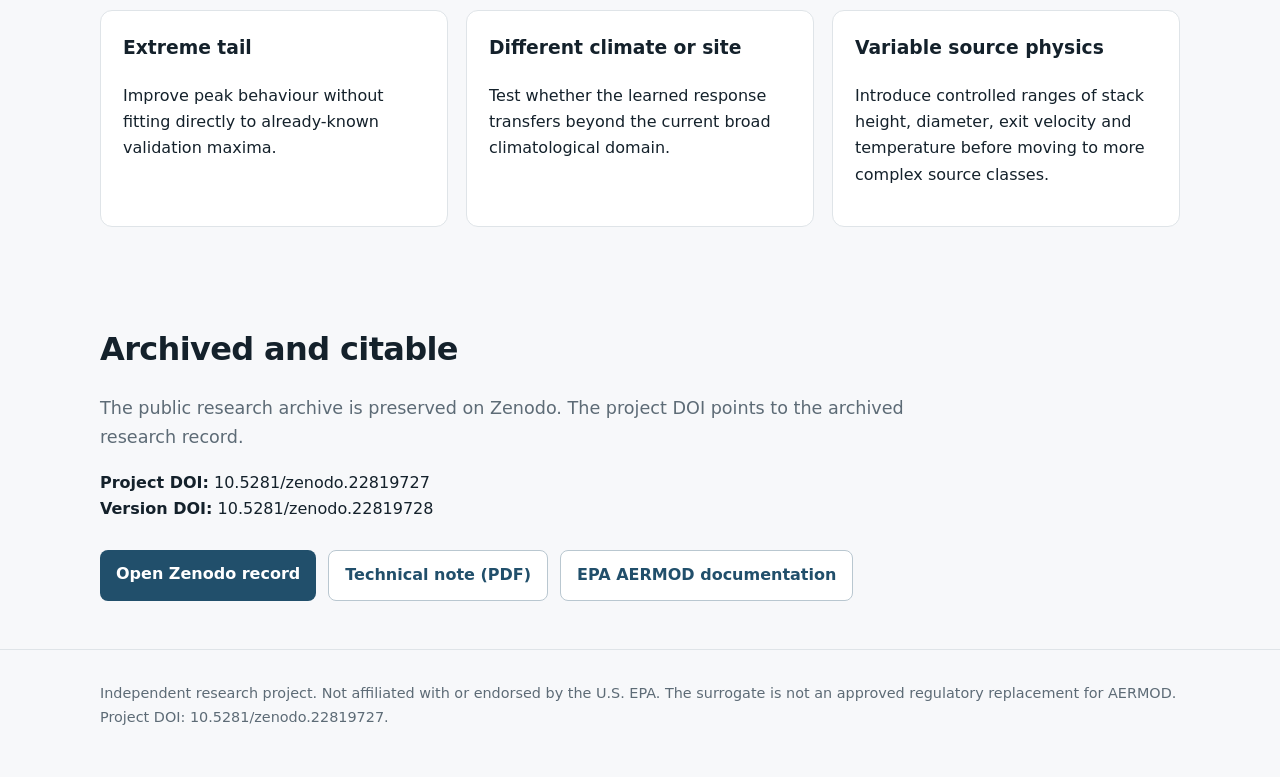
<file: docs/original-publication-2026-09-18.html>
<!doctype html>
<html lang="en">
<head>
  <meta charset="utf-8">
  <meta name="viewport" content="width=device-width, initial-scale=1">
  <meta name="description" content="Independent research on a fast AERMOD-type atmospheric-dispersion surrogate, including frozen validation results, development lessons and known limits.">
  <meta name="citation_publication_date" content="2026-09-18">
  <meta name="citation_title" content="Atmospheric Dispersion Surrogate Research — 18 September 2026 public revision">
  <title>Atmospheric Dispersion Surrogate Research</title>
  <link rel="stylesheet" href="styles.css">
</head>
<body>
<header>
  <div class="wrap row">
    <div class="brand">Atmospheric Dispersion Surrogate Research</div>
    <nav>
      <a href="#project">Project</a>
      <a href="#use">Why it matters</a>
      <a href="#results">Results</a>
      <a href="#history">Development</a>
      <a href="#limits">Limits</a>
      <a href="https://doi.org/10.5281/zenodo.22819727">DOI</a>
    </nav>
  </div>
</header>

<section aria-label="Historical publication date" style="padding:18px 0;background:#edf3f6;border-bottom:1px solid #cdd9df">
  <div class="wrap">
    <p style="margin:0 0 10px"><strong>Historical research publication — <time datetime="2026-09-18">18 September 2026</time>.</strong> This page reproduces the public research text as it stood in Git commit <a href="https://github.com/ahmadhuseynli/aermod-surrogate-research/commit/ba305acbf9ce22a6b495723a3feea28fe0397852">ba305acbf9 (18 September 2026, 06:21 UTC)</a>. The original prototype release <a href="https://github.com/ahmadhuseynli/aermod-surrogate-research/releases/tag/v0.1.1">v0.1.1 was published 17 September 2026</a>.</p>
    <p style="margin:0">This dated label was added on <time datetime="2026-10-23">23 October 2026</time> to make the original publication date visible; it does not change the original research wording. <a href="verbatim-september-18-2026.html">Read the exact, unmodified September page</a>. Later conclusions appear separately in the <a href="no-go-2026-10-23.html">23 October NO-GO account</a> and <a href="closest-matches.html">closest-mimic chapters</a>.</p>
  </div>
</section>

<main>
<section class="hero">
  <div class="wrap">
    <div class="eyebrow">Independent atmospheric-dispersion research</div>
    <h1>Can a fast surrogate reproduce AERMOD's hourly concentration field closely enough to be useful inside a validated domain?</h1>
    <p>This project explores that question from the physics outward. AERMOD is used as the teacher and reference model. The surrogate is trained on hourly dispersion response, tested on meteorological conditions it has not seen during development, and kept within a clearly stated applicability boundary.</p>
    <p>The aim is not to replace AERMOD. The useful idea is a two-level workflow: AERMOD remains the trusted simulation and verification engine, while a validated surrogate handles repeated in-domain predictions quickly and sends uncertain cases back to the reference model.</p>
    <div class="buttons">
      <a class="button" href="assets/AERMOD_SURROGATE_TECHNICAL_NOTE_v0.1.pdf">Read the technical note</a>
      <a class="button secondary" href="https://github.com/ahmadhuseynli/aermod-surrogate-research">Repository</a>
      <a class="button secondary" href="https://doi.org/10.5281/zenodo.22819727">Zenodo record</a>
    </div>
  </div>
</section>

<section id="project">
  <div class="wrap">
    <h2>What the first prototype covers</h2>
    <p class="lead">The first problem is deliberately small: one fixed elevated point source, SO2, flat terrain, no building downwash, no chemistry or deposition, and an hourly concentration field as the target.</p>
    <div class="flow">
      <div>Source + meteorology</div>
      <div>Plume-relative geometry</div>
      <div>Frozen surrogate</div>
      <div>Hourly field</div>
    </div>
    <p>I kept the first case narrow because that makes failure easier to understand. A poor result can be traced to meteorology, target definition, spatial sampling, receptor geometry or the learner itself instead of being mixed with every AERMOD feature at once.</p>
    <p>That mattered in practice. One of the largest early errors came from a coarse teacher grid that could miss narrow plume cores. Increasing model capacity could not recover information that was never represented properly in the first place.</p>
    <div class="note"><strong>AERMOD remains the reference.</strong> The surrogate is a research prototype and is not an approved regulatory substitute.</div>
  </div>
</section>

<section id="use">
  <div class="wrap">
    <h2>Why this could be useful</h2>
    <p class="lead">The value of a surrogate is not one faster calculation. It is the ability to explore many physically related cases quickly once the domain has been validated.</p>
    <div class="grid">
      <div class="card"><h3>Large scenario screening</h3><p>Run many source, meteorology and receptor combinations quickly before selecting cases that need full reference-model verification.</p></div>
      <div class="card"><h3>Sensitivity studies</h3><p>Explore how the hourly field changes across controlled physical inputs without repeatedly rebuilding a full modelling campaign from scratch.</p></div>
      <div class="card"><h3>Adaptive simulation</h3><p>Use the surrogate to find weak or poorly supported parts of the state space, then generate targeted AERMOD cases there and retrain.</p></div>
      <div class="card"><h3>Applicability checks</h3><p>Attach confidence or support information to each prediction so that unsupported cases are verified instead of guessed.</p></div>
    </div>
    <p style="margin-top:24px">If the next scientific stages hold up, the same approach could be extended to variable stack conditions, different meteorological regimes, terrain, downwash and multiple sources. Those are future validation problems, not capabilities claimed by the present prototype.</p>
  </div>
</section>

<section id="results">
  <div class="wrap">
    <h2>Frozen temporal validation</h2>
    <p class="lead">The model and scoring rules were fixed before the two final year-level AERMOD concentration fields were opened. Both tests used the same Phase2H surrogate without truth-dependent retraining.</p>
    <div class="grid">
      <div class="card"><div class="metric">~87%</div><div class="label">whole-field agreement on the frozen normalised-L1 metric</div></div>
      <div class="card"><div class="metric">~24%</div><div class="label">whole-field error reduction versus the frozen baseline</div></div>
      <div class="card"><div class="metric">34-37%</div><div class="label">amplitude-error reduction across the two confirmation years</div></div>
    </div>
    <table>
      <thead><tr><th>Year</th><th>Baseline field L1</th><th>Phase2H</th><th>Approx. agreement (1 - L1)</th><th>Relative improvement</th></tr></thead>
      <tbody>
        <tr><td>2018</td><td>0.16904</td><td>0.12725</td><td>87.28%</td><td>24.72%</td></tr>
        <tr><td>2019</td><td>0.17218</td><td>0.13125</td><td>86.87%</td><td>23.77%</td></tr>
      </tbody>
    </table>
    <p>The approximately 87% figure is simply 1 minus the frozen normalised-L1 error. It is a readable summary of this internal whole-field metric, not a universal accuracy score and not a comparison with measured ambient concentrations.</p>
    <p>The two years were not copies of the same weather sequence. Same-calendar wind-speed correlation was 0.043, the median absolute wind-direction difference was 75 degrees, and no comparable calendar hour had an identical full dynamic state. I therefore describe the result as same-domain temporal generalisation, not cross-climate transfer.</p>
  </div>
</section>

<section id="history">
  <div class="wrap">
    <h2>How the model developed</h2>
    <p class="lead">The important steps were driven by failed tests and changing error mechanisms, not by a calendar or by repeatedly swapping algorithms until a score looked good.</p>
    <div class="grid">
      <div class="card"><h3>Capacity was not enough</h3><p>Longer boosted-tree training improved the first model but reached diminishing returns. The remaining error was structured.</p></div>
      <div class="card"><h3>Teacher geometry became the issue</h3><p>Narrow stable plumes exposed limits in the angular receptor grid. The project moved toward plume-relative Cartesian geometry and targeted reconstruction tests.</p></div>
      <div class="card"><h3>Fresh-year tests changed the diagnosis</h3><p>One independent check exposed crosswind weakness; another showed that the dominant error had moved toward longitudinal amplitude and dilution.</p></div>
      <div class="card"><h3>Simple residual design survived</h3><p>Several more complicated successor ideas failed their frozen gates. The model that remained used a strongly bounded local residual correction.</p></div>
    </div>
    <p style="margin-top:24px">The public repository keeps these failures because they explain the architecture better than a success-only story would.</p>
  </div>
</section>

<section id="limits">
  <div class="wrap two">
    <div>
      <h2>What held up</h2>
      <p>The frozen surrogate produced similar whole-field performance in two untouched year-level tests and improved the previous baseline in both.</p>
      <p>The result survived materially different hourly meteorology inside the same broad climatology.</p>
    </div>
    <div>
      <h2>What did not</h2>
      <p>The extreme tail is still weak. In both final year tests, the global maximum was too high and occurred at a different case/receptor from the AERMOD maximum.</p>
      <p>That is why I do not claim reliable controlling-receptor or regulatory-peak prediction.</p>
    </div>
  </div>
</section>

<section>
  <div class="wrap">
    <h2>Where the research goes next</h2>
    <p class="lead">The next useful work is not another small tuning cycle on the same setup. It is to widen one physical boundary at a time and see whether the same discipline still holds.</p>
    <div class="grid">
      <div class="card"><h3>Extreme tail</h3><p>Improve peak behaviour without fitting directly to already-known validation maxima.</p></div>
      <div class="card"><h3>Different climate or site</h3><p>Test whether the learned response transfers beyond the current broad climatological domain.</p></div>
      <div class="card"><h3>Variable source physics</h3><p>Introduce controlled ranges of stack height, diameter, exit velocity and temperature before moving to more complex source classes.</p></div>
    </div>
  </div>
</section>

<section>
  <div class="wrap">
    <h2>Archived and citable</h2>
    <p class="lead">The public research archive is preserved on Zenodo. The project DOI points to the archived research record.</p>
    <p><strong>Project DOI:</strong> 10.5281/zenodo.22819727<br><strong>Version DOI:</strong> 10.5281/zenodo.22819728</p>
    <div class="buttons">
      <a class="button" href="https://doi.org/10.5281/zenodo.22819727">Open Zenodo record</a>
      <a class="button secondary" href="assets/AERMOD_SURROGATE_TECHNICAL_NOTE_v0.1.pdf">Technical note (PDF)</a>
      <a class="button secondary" href="https://www.epa.gov/scram/air-quality-dispersion-modeling-preferred-and-recommended-models">EPA AERMOD documentation</a>
    </div>
  </div>
</section>
</main>

<footer>
  <div class="wrap">Independent research project. Not affiliated with or endorsed by the U.S. EPA. The surrogate is not an approved regulatory replacement for AERMOD. Project DOI: 10.5281/zenodo.22819727.</div>
</footer>
</body>
</html>
</file>
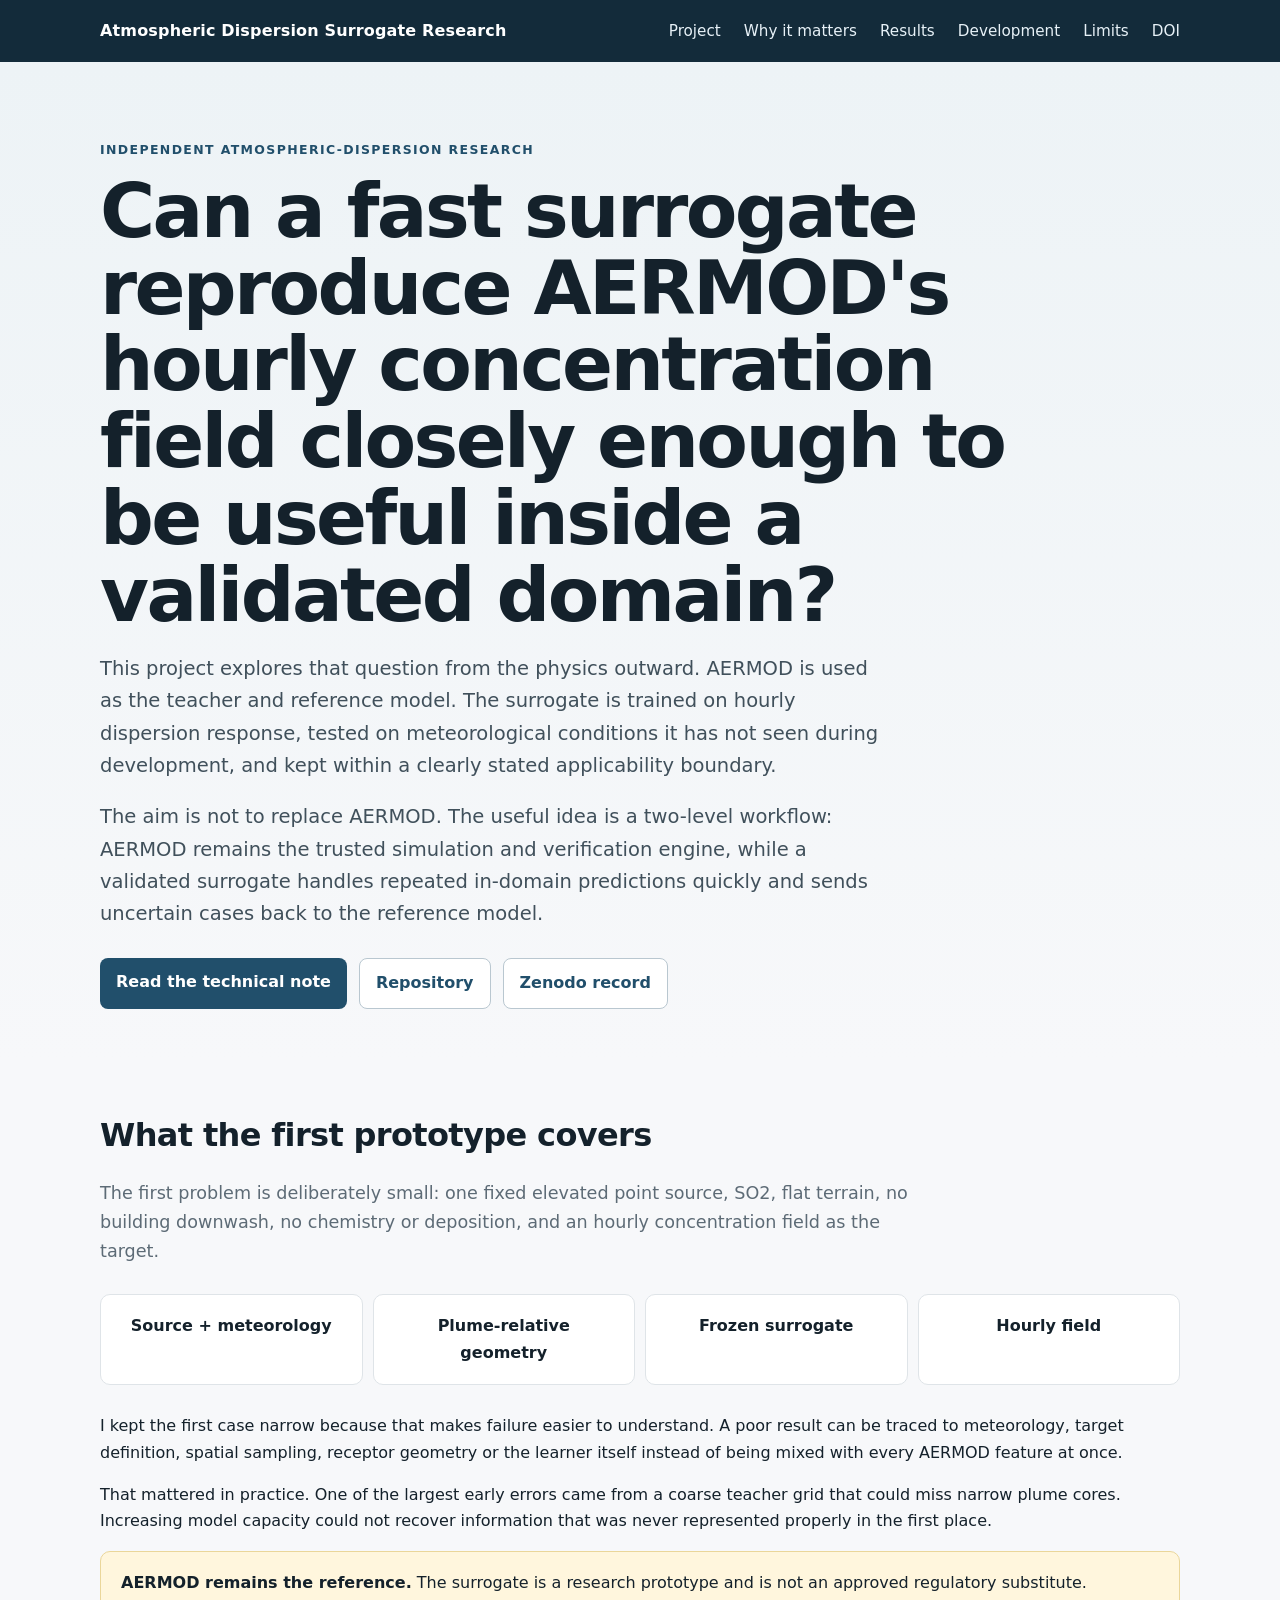
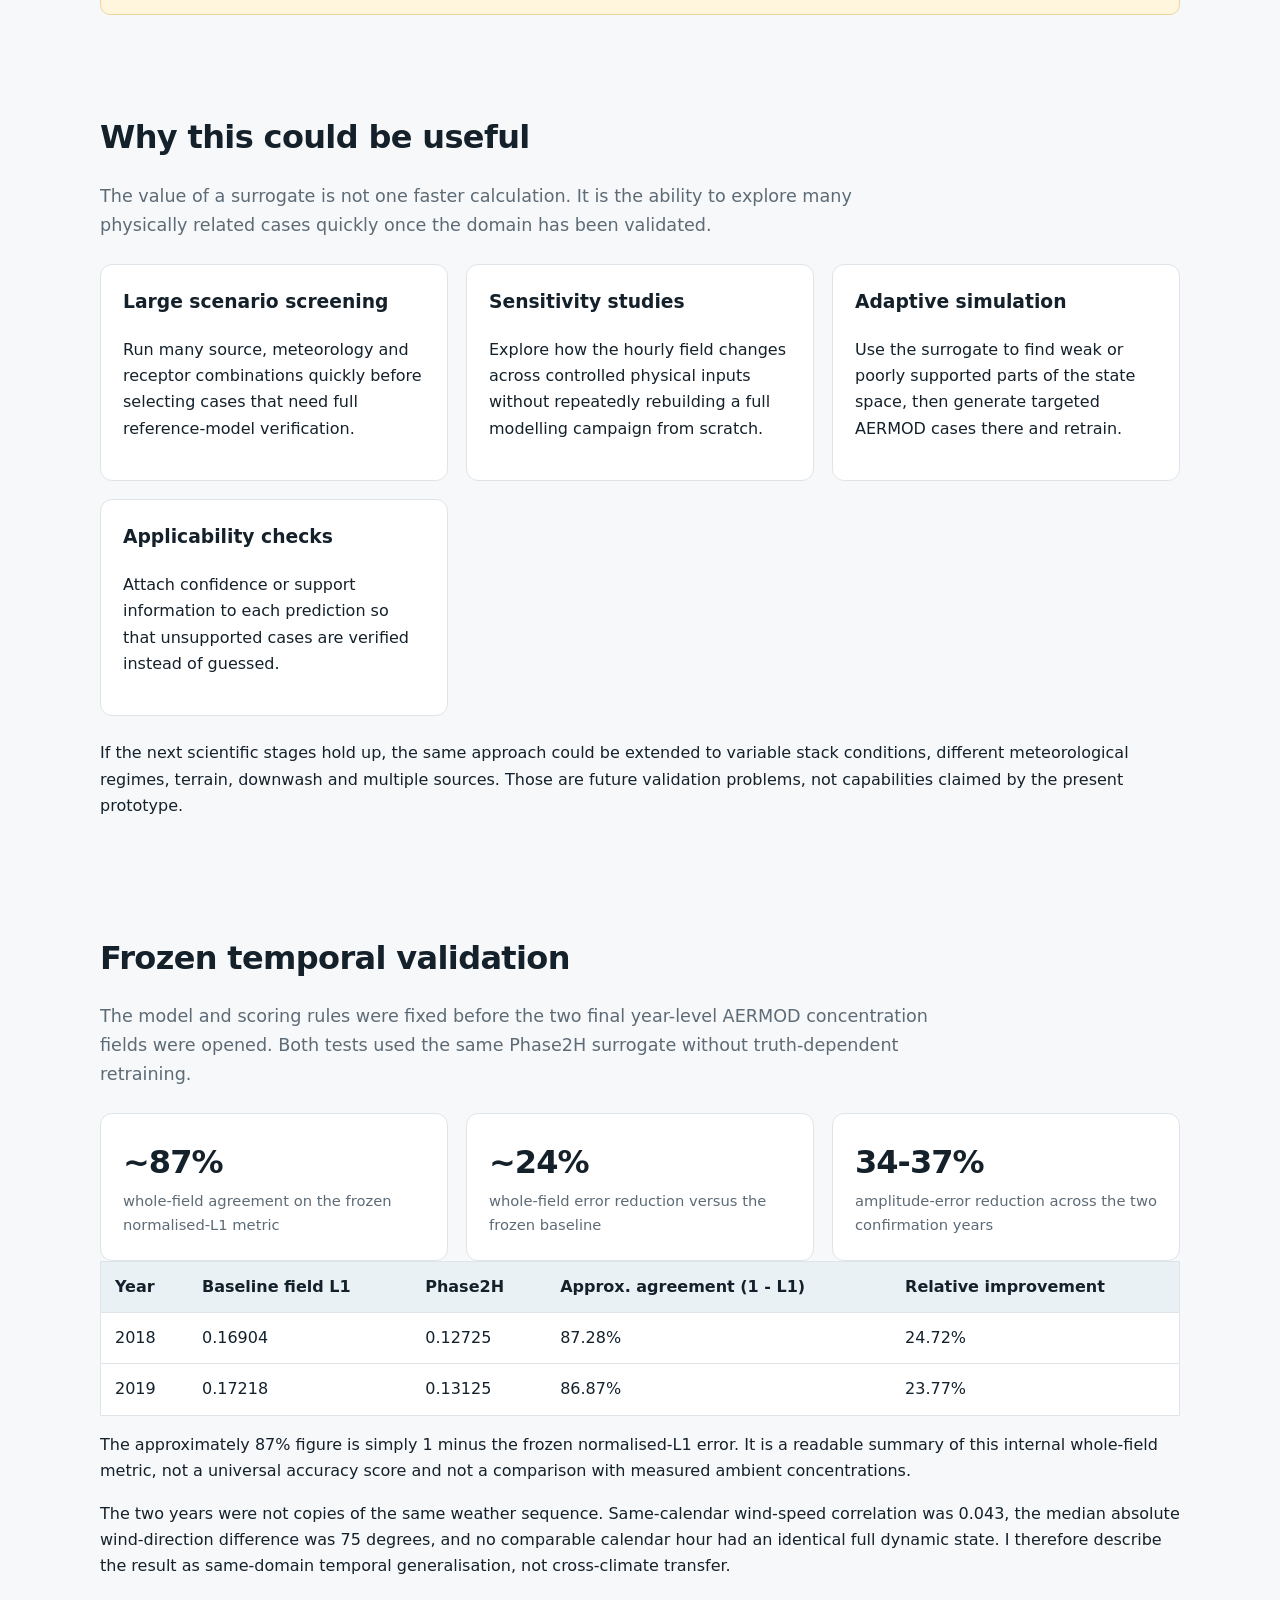
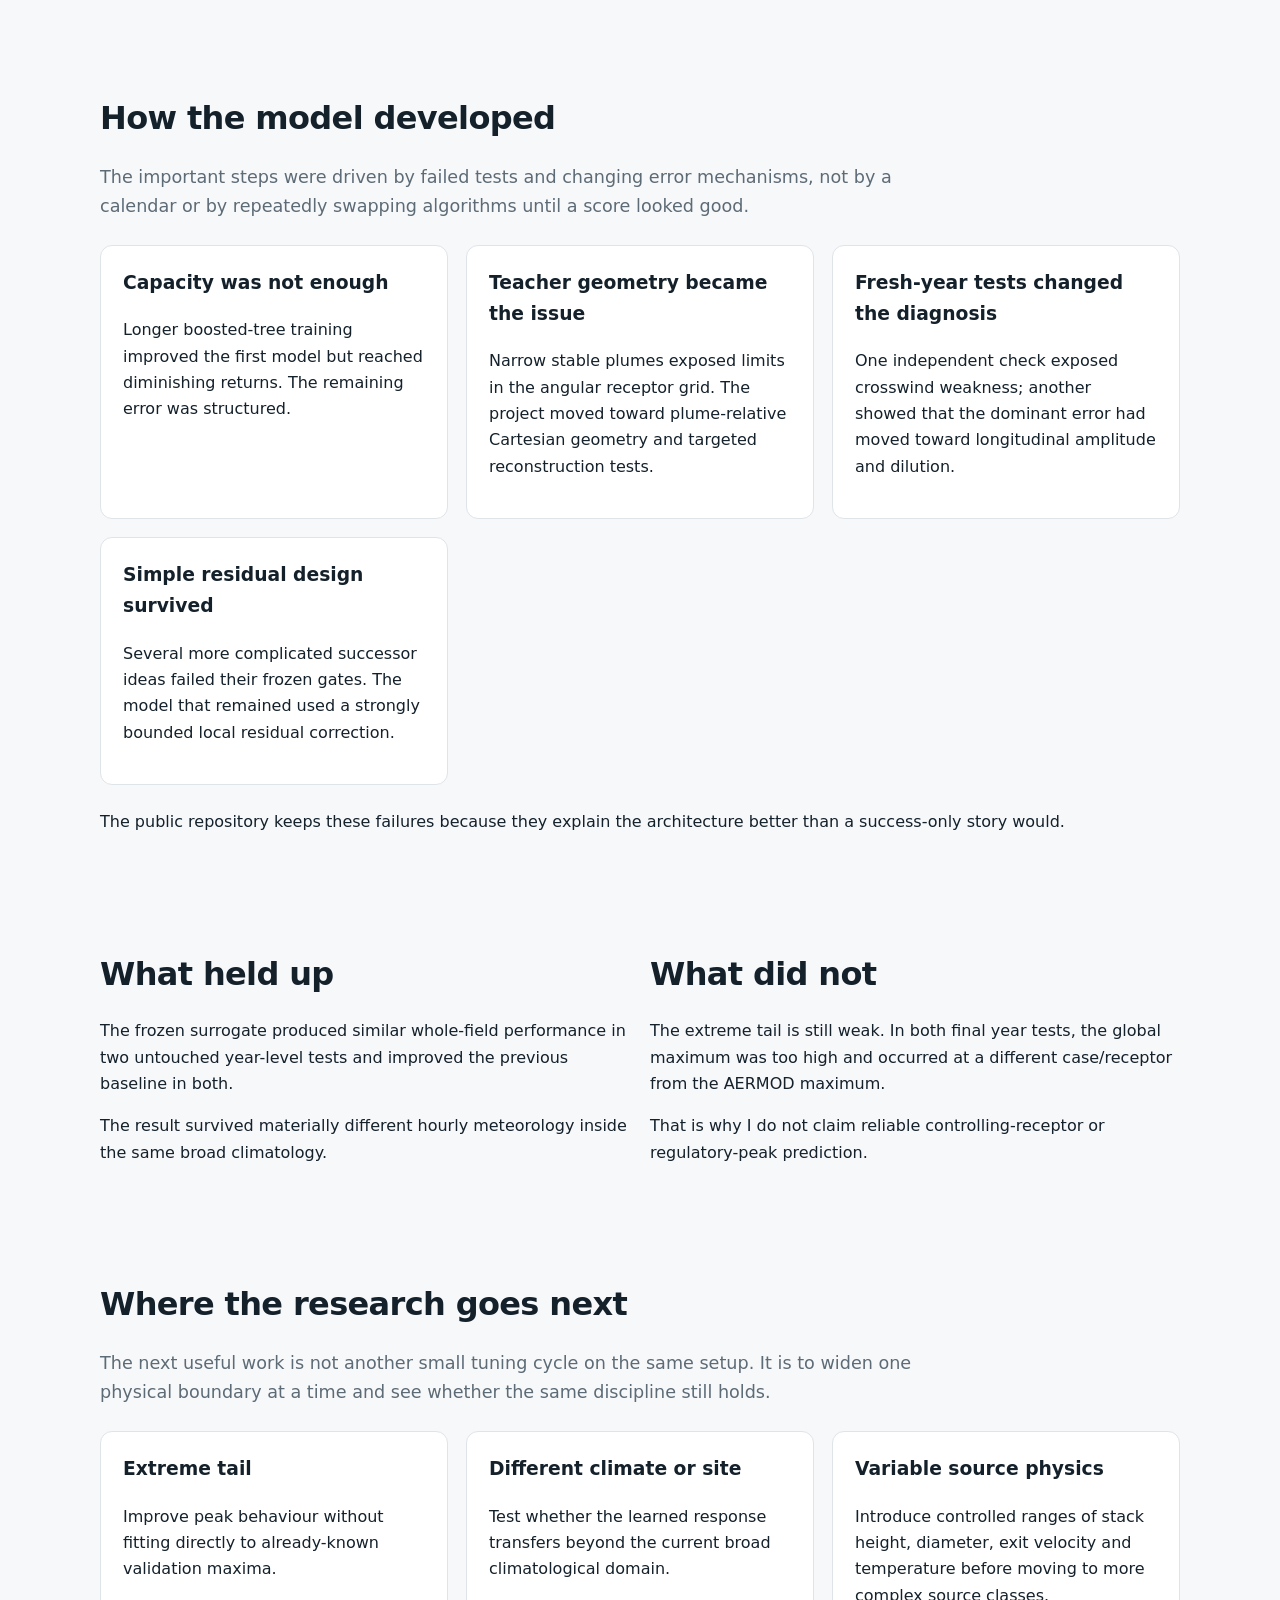
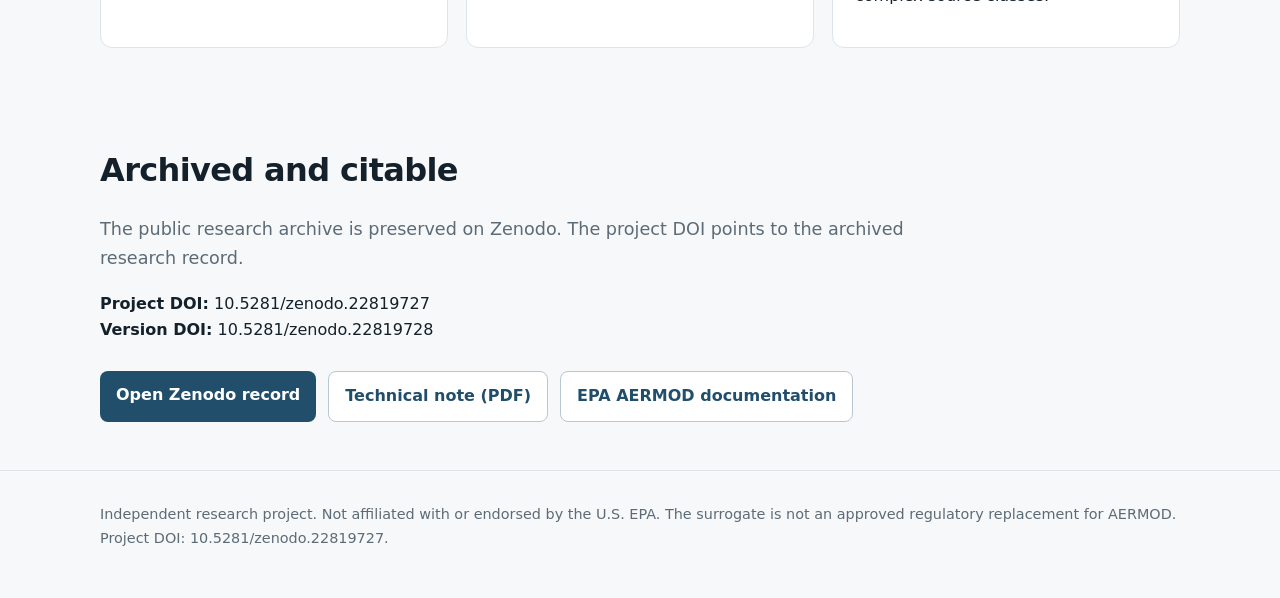
<file: docs/verbatim-september-18-2026.html>
<!doctype html>
<html lang="en">
<head>
  <meta charset="utf-8">
  <meta name="viewport" content="width=device-width, initial-scale=1">
  <meta name="description" content="Independent research on a fast AERMOD-type atmospheric-dispersion surrogate, including frozen validation results, development lessons and known limits.">
  <title>Atmospheric Dispersion Surrogate Research</title>
  <link rel="stylesheet" href="styles.css">
</head>
<body>
<header>
  <div class="wrap row">
    <div class="brand">Atmospheric Dispersion Surrogate Research</div>
    <nav>
      <a href="#project">Project</a>
      <a href="#use">Why it matters</a>
      <a href="#results">Results</a>
      <a href="#history">Development</a>
      <a href="#limits">Limits</a>
      <a href="https://doi.org/10.5281/zenodo.22819727">DOI</a>
    </nav>
  </div>
</header>

<main>
<section class="hero">
  <div class="wrap">
    <div class="eyebrow">Independent atmospheric-dispersion research</div>
    <h1>Can a fast surrogate reproduce AERMOD's hourly concentration field closely enough to be useful inside a validated domain?</h1>
    <p>This project explores that question from the physics outward. AERMOD is used as the teacher and reference model. The surrogate is trained on hourly dispersion response, tested on meteorological conditions it has not seen during development, and kept within a clearly stated applicability boundary.</p>
    <p>The aim is not to replace AERMOD. The useful idea is a two-level workflow: AERMOD remains the trusted simulation and verification engine, while a validated surrogate handles repeated in-domain predictions quickly and sends uncertain cases back to the reference model.</p>
    <div class="buttons">
      <a class="button" href="assets/AERMOD_SURROGATE_TECHNICAL_NOTE_v0.1.pdf">Read the technical note</a>
      <a class="button secondary" href="https://github.com/ahmadhuseynli/aermod-surrogate-research">Repository</a>
      <a class="button secondary" href="https://doi.org/10.5281/zenodo.22819727">Zenodo record</a>
    </div>
  </div>
</section>

<section id="project">
  <div class="wrap">
    <h2>What the first prototype covers</h2>
    <p class="lead">The first problem is deliberately small: one fixed elevated point source, SO2, flat terrain, no building downwash, no chemistry or deposition, and an hourly concentration field as the target.</p>
    <div class="flow">
      <div>Source + meteorology</div>
      <div>Plume-relative geometry</div>
      <div>Frozen surrogate</div>
      <div>Hourly field</div>
    </div>
    <p>I kept the first case narrow because that makes failure easier to understand. A poor result can be traced to meteorology, target definition, spatial sampling, receptor geometry or the learner itself instead of being mixed with every AERMOD feature at once.</p>
    <p>That mattered in practice. One of the largest early errors came from a coarse teacher grid that could miss narrow plume cores. Increasing model capacity could not recover information that was never represented properly in the first place.</p>
    <div class="note"><strong>AERMOD remains the reference.</strong> The surrogate is a research prototype and is not an approved regulatory substitute.</div>
  </div>
</section>

<section id="use">
  <div class="wrap">
    <h2>Why this could be useful</h2>
    <p class="lead">The value of a surrogate is not one faster calculation. It is the ability to explore many physically related cases quickly once the domain has been validated.</p>
    <div class="grid">
      <div class="card"><h3>Large scenario screening</h3><p>Run many source, meteorology and receptor combinations quickly before selecting cases that need full reference-model verification.</p></div>
      <div class="card"><h3>Sensitivity studies</h3><p>Explore how the hourly field changes across controlled physical inputs without repeatedly rebuilding a full modelling campaign from scratch.</p></div>
      <div class="card"><h3>Adaptive simulation</h3><p>Use the surrogate to find weak or poorly supported parts of the state space, then generate targeted AERMOD cases there and retrain.</p></div>
      <div class="card"><h3>Applicability checks</h3><p>Attach confidence or support information to each prediction so that unsupported cases are verified instead of guessed.</p></div>
    </div>
    <p style="margin-top:24px">If the next scientific stages hold up, the same approach could be extended to variable stack conditions, different meteorological regimes, terrain, downwash and multiple sources. Those are future validation problems, not capabilities claimed by the present prototype.</p>
  </div>
</section>

<section id="results">
  <div class="wrap">
    <h2>Frozen temporal validation</h2>
    <p class="lead">The model and scoring rules were fixed before the two final year-level AERMOD concentration fields were opened. Both tests used the same Phase2H surrogate without truth-dependent retraining.</p>
    <div class="grid">
      <div class="card"><div class="metric">~87%</div><div class="label">whole-field agreement on the frozen normalised-L1 metric</div></div>
      <div class="card"><div class="metric">~24%</div><div class="label">whole-field error reduction versus the frozen baseline</div></div>
      <div class="card"><div class="metric">34-37%</div><div class="label">amplitude-error reduction across the two confirmation years</div></div>
    </div>
    <table>
      <thead><tr><th>Year</th><th>Baseline field L1</th><th>Phase2H</th><th>Approx. agreement (1 - L1)</th><th>Relative improvement</th></tr></thead>
      <tbody>
        <tr><td>2018</td><td>0.16904</td><td>0.12725</td><td>87.28%</td><td>24.72%</td></tr>
        <tr><td>2019</td><td>0.17218</td><td>0.13125</td><td>86.87%</td><td>23.77%</td></tr>
      </tbody>
    </table>
    <p>The approximately 87% figure is simply 1 minus the frozen normalised-L1 error. It is a readable summary of this internal whole-field metric, not a universal accuracy score and not a comparison with measured ambient concentrations.</p>
    <p>The two years were not copies of the same weather sequence. Same-calendar wind-speed correlation was 0.043, the median absolute wind-direction difference was 75 degrees, and no comparable calendar hour had an identical full dynamic state. I therefore describe the result as same-domain temporal generalisation, not cross-climate transfer.</p>
  </div>
</section>

<section id="history">
  <div class="wrap">
    <h2>How the model developed</h2>
    <p class="lead">The important steps were driven by failed tests and changing error mechanisms, not by a calendar or by repeatedly swapping algorithms until a score looked good.</p>
    <div class="grid">
      <div class="card"><h3>Capacity was not enough</h3><p>Longer boosted-tree training improved the first model but reached diminishing returns. The remaining error was structured.</p></div>
      <div class="card"><h3>Teacher geometry became the issue</h3><p>Narrow stable plumes exposed limits in the angular receptor grid. The project moved toward plume-relative Cartesian geometry and targeted reconstruction tests.</p></div>
      <div class="card"><h3>Fresh-year tests changed the diagnosis</h3><p>One independent check exposed crosswind weakness; another showed that the dominant error had moved toward longitudinal amplitude and dilution.</p></div>
      <div class="card"><h3>Simple residual design survived</h3><p>Several more complicated successor ideas failed their frozen gates. The model that remained used a strongly bounded local residual correction.</p></div>
    </div>
    <p style="margin-top:24px">The public repository keeps these failures because they explain the architecture better than a success-only story would.</p>
  </div>
</section>

<section id="limits">
  <div class="wrap two">
    <div>
      <h2>What held up</h2>
      <p>The frozen surrogate produced similar whole-field performance in two untouched year-level tests and improved the previous baseline in both.</p>
      <p>The result survived materially different hourly meteorology inside the same broad climatology.</p>
    </div>
    <div>
      <h2>What did not</h2>
      <p>The extreme tail is still weak. In both final year tests, the global maximum was too high and occurred at a different case/receptor from the AERMOD maximum.</p>
      <p>That is why I do not claim reliable controlling-receptor or regulatory-peak prediction.</p>
    </div>
  </div>
</section>

<section>
  <div class="wrap">
    <h2>Where the research goes next</h2>
    <p class="lead">The next useful work is not another small tuning cycle on the same setup. It is to widen one physical boundary at a time and see whether the same discipline still holds.</p>
    <div class="grid">
      <div class="card"><h3>Extreme tail</h3><p>Improve peak behaviour without fitting directly to already-known validation maxima.</p></div>
      <div class="card"><h3>Different climate or site</h3><p>Test whether the learned response transfers beyond the current broad climatological domain.</p></div>
      <div class="card"><h3>Variable source physics</h3><p>Introduce controlled ranges of stack height, diameter, exit velocity and temperature before moving to more complex source classes.</p></div>
    </div>
  </div>
</section>

<section>
  <div class="wrap">
    <h2>Archived and citable</h2>
    <p class="lead">The public research archive is preserved on Zenodo. The project DOI points to the archived research record.</p>
    <p><strong>Project DOI:</strong> 10.5281/zenodo.22819727<br><strong>Version DOI:</strong> 10.5281/zenodo.22819728</p>
    <div class="buttons">
      <a class="button" href="https://doi.org/10.5281/zenodo.22819727">Open Zenodo record</a>
      <a class="button secondary" href="assets/AERMOD_SURROGATE_TECHNICAL_NOTE_v0.1.pdf">Technical note (PDF)</a>
      <a class="button secondary" href="https://www.epa.gov/scram/air-quality-dispersion-modeling-preferred-and-recommended-models">EPA AERMOD documentation</a>
    </div>
  </div>
</section>
</main>

<footer>
  <div class="wrap">Independent research project. Not affiliated with or endorsed by the U.S. EPA. The surrogate is not an approved regulatory replacement for AERMOD. Project DOI: 10.5281/zenodo.22819727.</div>
</footer>
</body>
</html>
</file>
<file: docs/styles.css>
:root {
  --bg: #f7f8fa;
  --ink: #14212b;
  --muted: #5d6b76;
  --panel: #ffffff;
  --line: #dfe4e8;
  --accent: #214f6b;
  --soft: #eaf1f5;
  --warn: #fff6dd;
}
* { box-sizing: border-box; }
html { scroll-behavior: smooth; }
body { margin: 0; font-family: Inter, ui-sans-serif, system-ui, -apple-system, BlinkMacSystemFont, "Segoe UI", sans-serif; color: var(--ink); background: var(--bg); line-height: 1.65; }
a { color: var(--accent); }
.wrap { width: min(1080px, calc(100% - 36px)); margin: 0 auto; }
header { background: #132b3a; color: white; padding: 18px 0; position: sticky; top: 0; z-index: 10; }
header .row { display: flex; align-items: center; justify-content: space-between; gap: 24px; }
.brand { font-weight: 700; letter-spacing: .01em; }
nav a { color: #e7f1f7; text-decoration: none; margin-left: 18px; font-size: .95rem; }
.hero { padding: 78px 0 52px; background: linear-gradient(180deg, #edf3f6 0%, var(--bg) 100%); }
.eyebrow { text-transform: uppercase; letter-spacing: .11em; font-size: .78rem; font-weight: 700; color: var(--accent); }
h1 { font-size: clamp(2.3rem, 6vw, 4.7rem); line-height: 1.02; max-width: 920px; margin: 12px 0 20px; letter-spacing: -.035em; }
.hero p { font-size: 1.22rem; max-width: 790px; color: #40505b; }
.buttons { display: flex; flex-wrap: wrap; gap: 12px; margin-top: 28px; }
.button { display: inline-block; padding: 11px 16px; border-radius: 8px; background: var(--accent); color: white; text-decoration: none; font-weight: 650; }
.button.secondary { background: white; color: var(--accent); border: 1px solid #b9c7d0; }
section { padding: 48px 0; }
h2 { font-size: 2rem; margin: 0 0 18px; letter-spacing: -.02em; }
h3 { margin-top: 0; }
.lead { font-size: 1.1rem; color: var(--muted); max-width: 840px; }
.grid { display: grid; grid-template-columns: repeat(3, 1fr); gap: 18px; margin-top: 24px; }
.card { background: var(--panel); border: 1px solid var(--line); border-radius: 12px; padding: 22px; }
.metric { font-size: 2rem; font-weight: 750; letter-spacing: -.03em; }
.label { color: var(--muted); font-size: .92rem; }
.flow { margin: 28px 0; display: grid; grid-template-columns: repeat(4, 1fr); gap: 10px; align-items: stretch; }
.flow div { background: var(--panel); border: 1px solid var(--line); border-radius: 10px; padding: 18px; text-align: center; font-weight: 650; }
.flow .arrow { display: none; }
table { width: 100%; border-collapse: collapse; background: white; border: 1px solid var(--line); }
th, td { text-align: left; padding: 12px 14px; border-bottom: 1px solid var(--line); }
th { background: var(--soft); }
.note { background: var(--warn); border: 1px solid #ead69a; padding: 18px 20px; border-radius: 10px; }
.two { display: grid; grid-template-columns: 1fr 1fr; gap: 20px; }
footer { border-top: 1px solid var(--line); padding: 32px 0 48px; color: var(--muted); font-size: .9rem; }
@media (max-width: 800px) { .grid, .two, .flow { grid-template-columns: 1fr; } nav { display: none; } .hero { padding-top: 50px; } }
</file>
